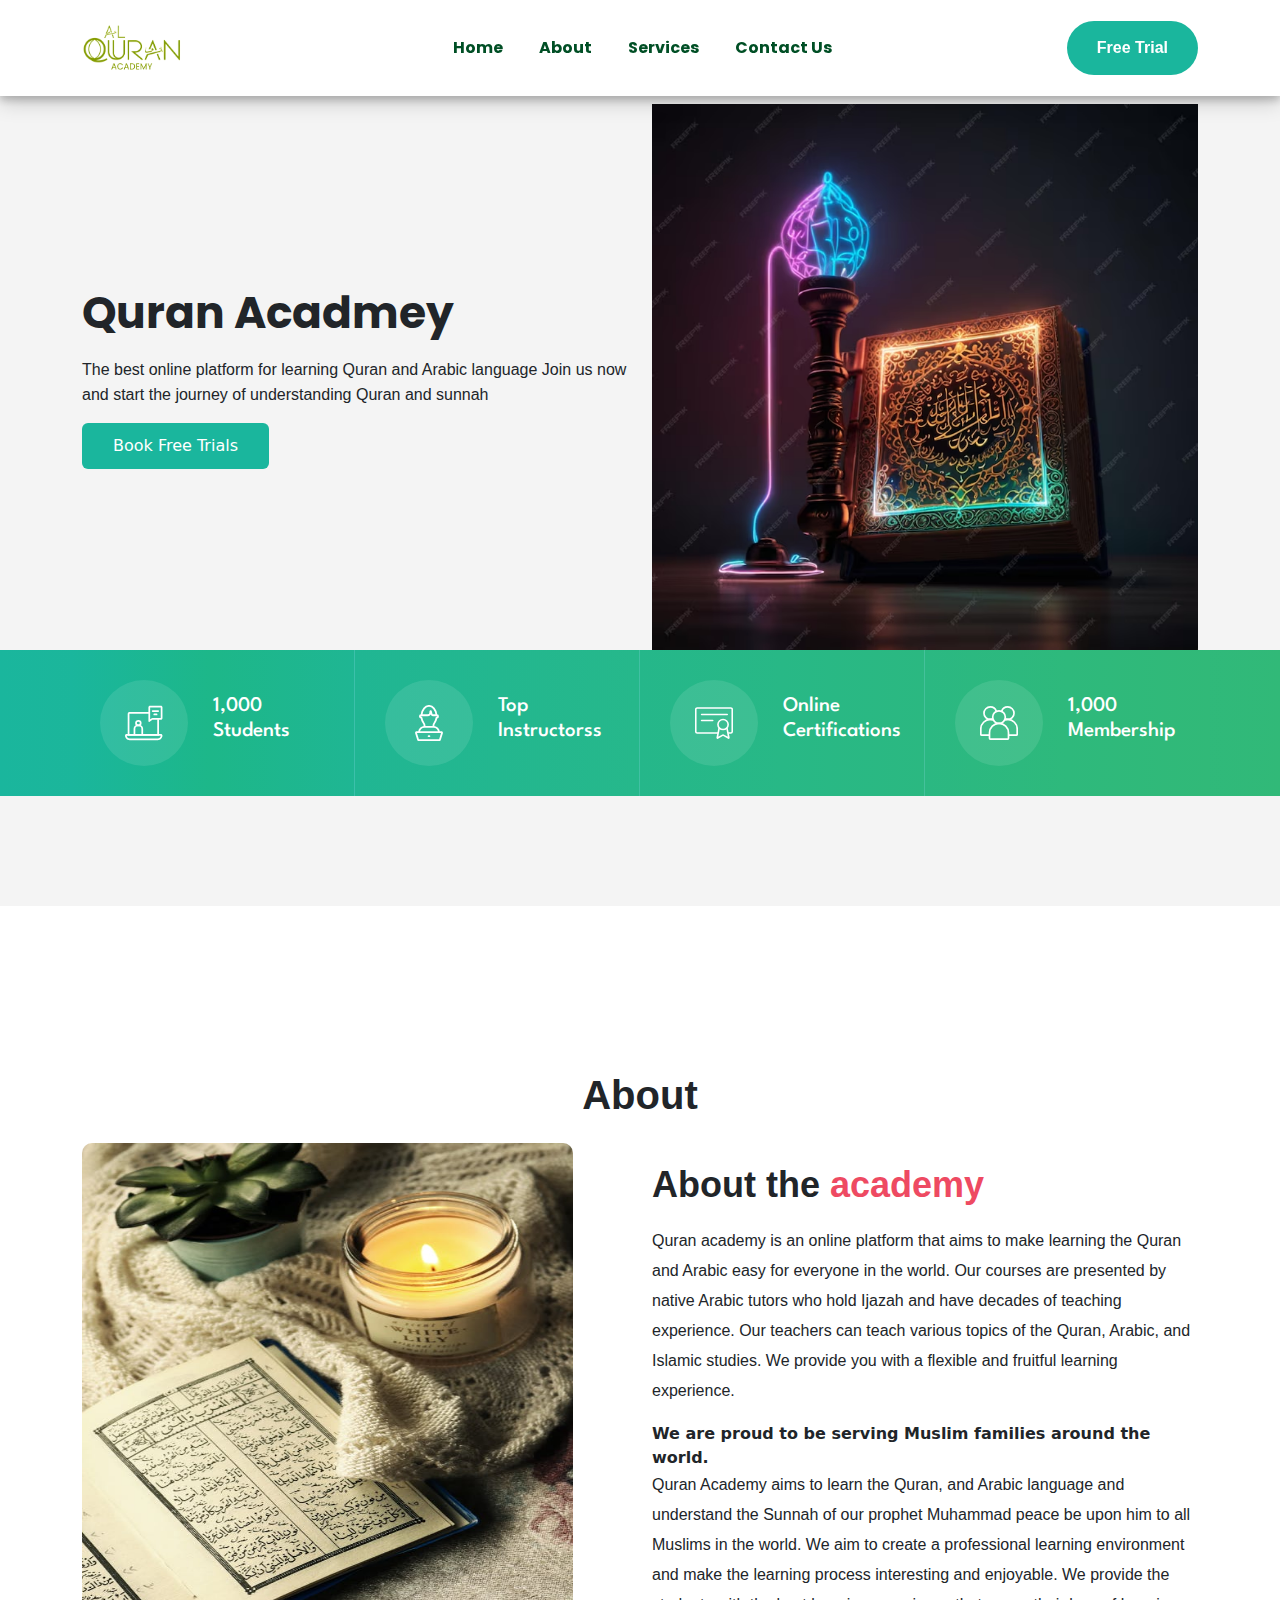
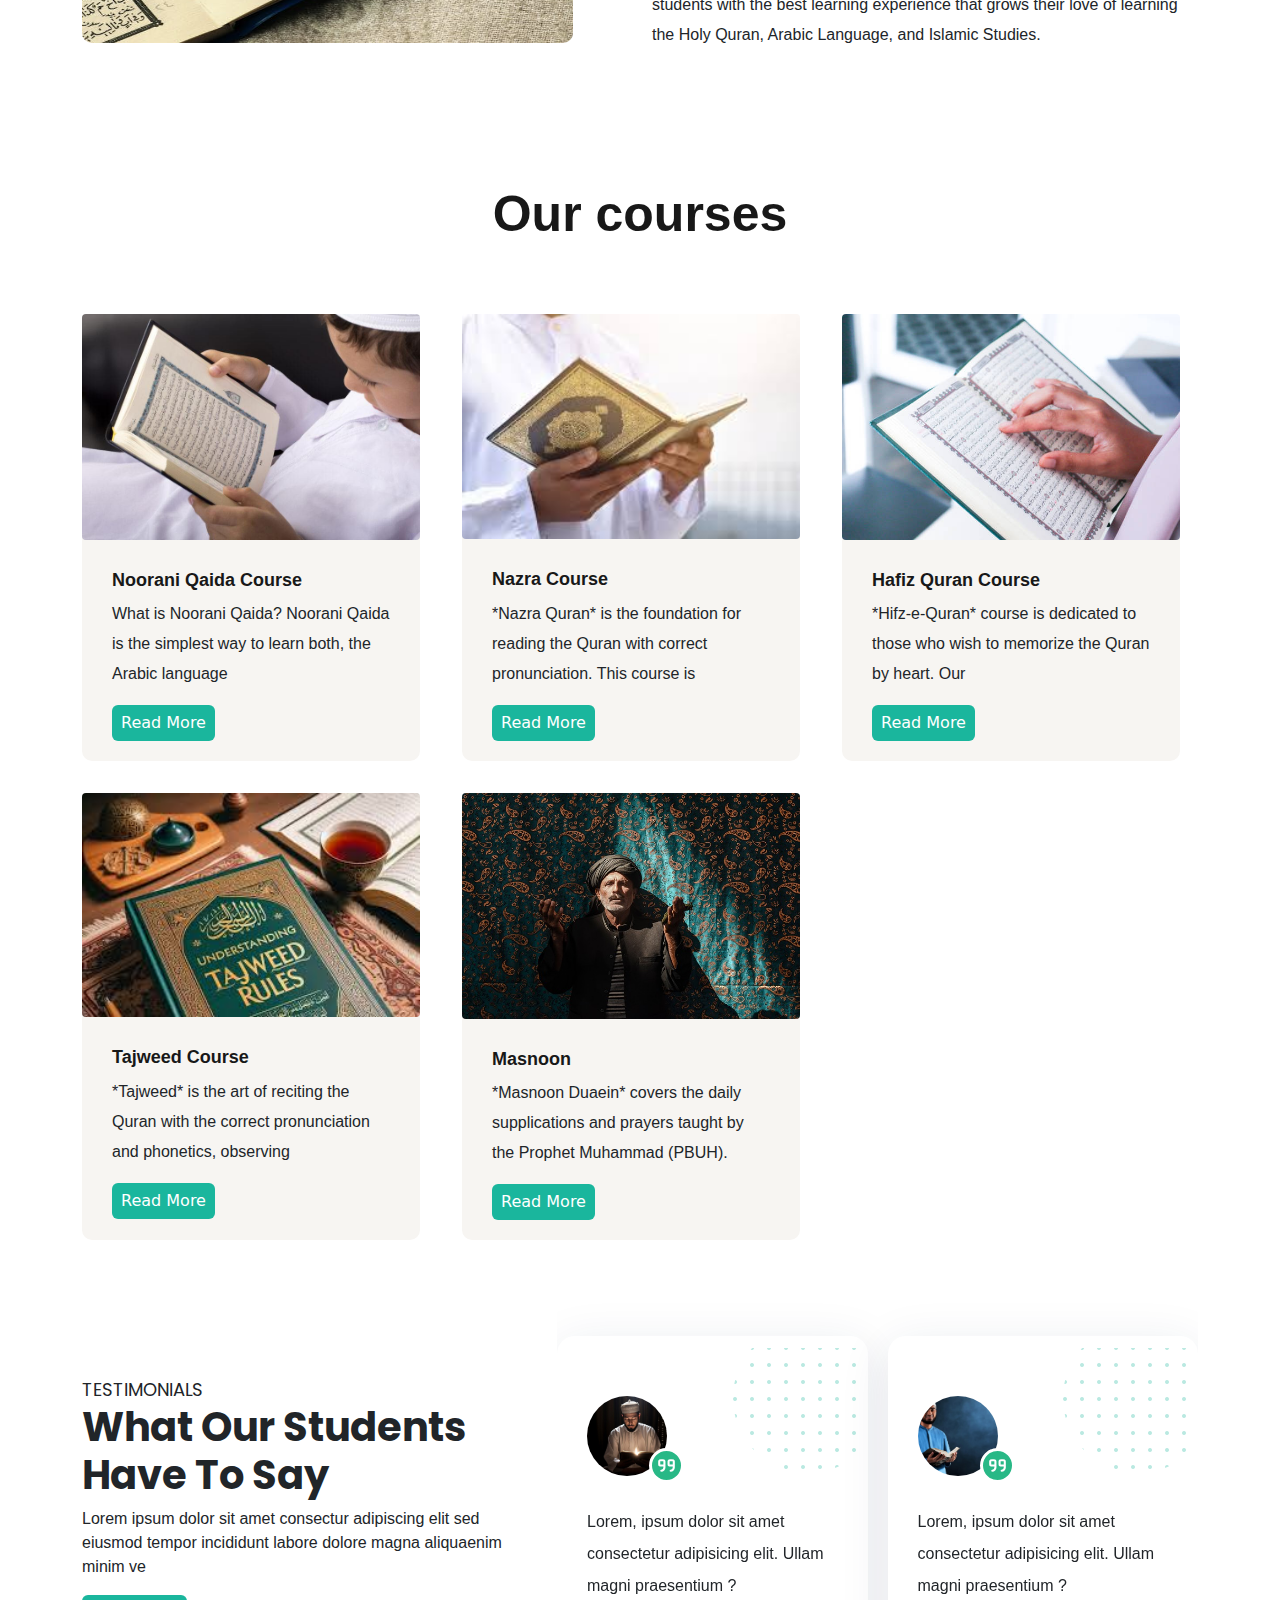
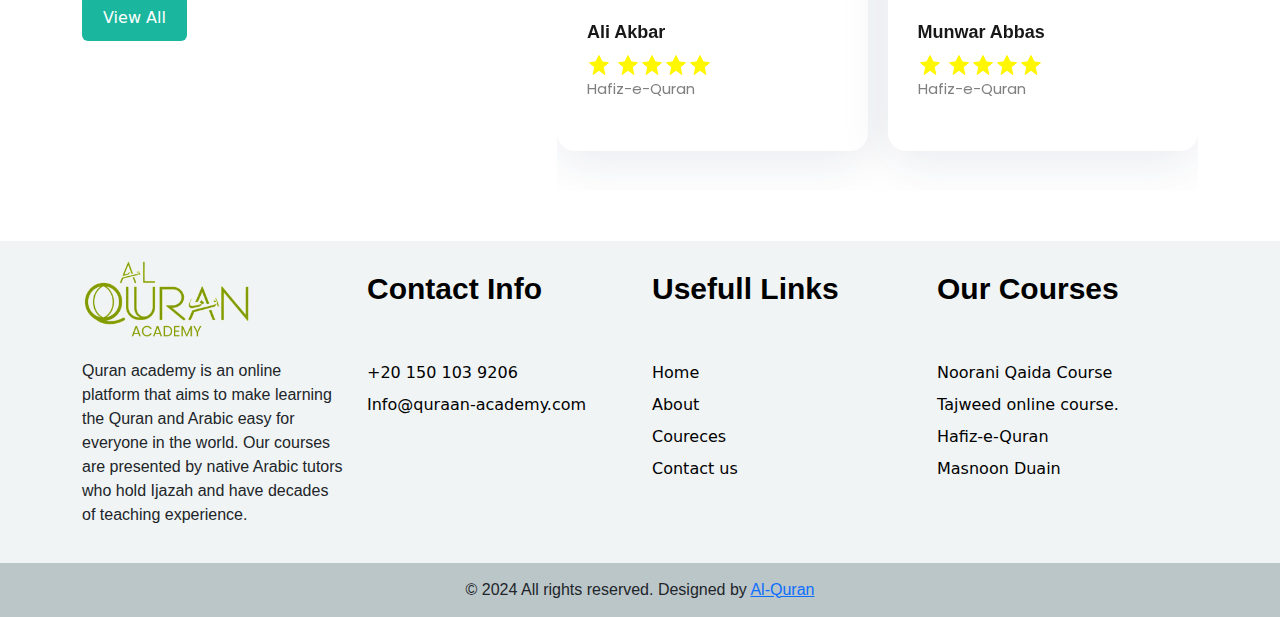
<file: index.html>
<!DOCTYPE html>
<html lang="en">
<head>
    <meta charset="UTF-8">
    <meta name="viewport" content="width=device-width, initial-scale=1.0">
    <title>Qruaan</title>
    <link rel="stylesheet" href="style.css">
    <link rel="stylesheet" href="https://cdn.jsdelivr.net/npm/bootstrap@5.3.3/dist/css/bootstrap.min.css">
    <link rel="stylesheet" href="https://cdnjs.cloudflare.com/ajax/libs/font-awesome/6.6.0/css/all.min.css"
        integrity="sha512-Kc323vGBEqzTmouAECnVceyQqyqdsSiqLQISBL29aUW4U/M7pSPA/gEUZQqv1cwx4OnYxTxve5UMg5GT6L4JJg=="
        crossorigin="anonymous" referrerpolicy="no-referrer" />
</head>
<body>
    <nav class="navbar navbar-expand-lg ">
        <div class="container">
            <a class="navbar-brand" href="index.html"><img src="./images/Heading (1).png" alt="logo"  width="100px"
                    height="70px"></a>
            <button class="navbar-toggler" type="button" data-bs-toggle="collapse"
                data-bs-target="#navbarSupportedContent" aria-controls="navbarSupportedContent" aria-expanded="false"
                aria-label="Toggle navigation">
                <span class="navbar-toggler-icon"></span>
            </button>
            <div class="collapse navbar-collapse" id="navbarSupportedContent">
                <ul class="navbar-nav mx-auto mb-2 mb-lg-0">
                    <li class="nav-item">
                        <a class="nav-link active" aria-current="page" href="index.html">Home</a>
                    </li>
                    <li class="nav-item">
                        <a class="nav-link" href="about.html">About</a>
                    </li>
                    <li class="nav-item">
                        <a class="nav-link" href="services.html">Services</a>
                    </li>
                   
                    <li class="nav-item">
                        <a class="nav-link " href="contact.html">Contact Us</a>
                    </li>
                </ul>
                <form class="d-flex" role="search">
                    <button class="btn btn-outline-success" type="submit">Free Trial</button>
                </form>
            </div>
        </div>
    </nav>
    <!-- hero section -->
    <div class="hero-section">
        <div class="container">
            <div class="row justify-content-center align-items-center">
                <div class="col-lg-6">
                    <div class="hero-h">
                        <h1>Quran Acadmey</h1>
                    </div>
                    <div class="hero-p">
                        <p>The best online platform for learning Quran and Arabic language Join us now and start the
                            journey of understanding Quran and sunnah</p>
                    </div>
                    <a href="" class="btn">Book Free Trials</a>
                </div>
                <div class="col-lg-6 mt-2">
                    <div class="img">
                        <img src="images/koran-neon-sign-vector-illustration-religion-arabian-glowing-symbol_1154968-154697.avif"
                            alt="" width="100%">
                    </div>
                </div>
                
            </div>
        </div>
        <div class="container-fluid" style="background-image: linear-gradient(-90deg, #31B978 0%, #1AB69D 100%); ">
            <div class="container" >
                <div class="row " >
                    <div class="col-lg-12" >
                        <div class="row ">
                            <div class="col-lg-3 px-0 ">
                                <div class="card card-1">
                                    <div class="card-img d-flex align-items-center justify-content-space-between">
                                        <div class="i" style="padding: 25px; border-radius: 50%; background: #FFFFFF1A;">

                                        <svg xmlns="http://www.w3.org/2000/svg" width="38" height="36" viewBox="0 0 44 40" fill="none"><path d="M41.37 34.7695C41.27 36.5695 39.78 37.9995 37.95 37.9995H5.42C3.6 37.9995 2.1 36.5695 2 34.7695H41.37ZM41.57 32.7695H1.81C0.81 32.7695 0 33.5795 0 34.5795C0 37.5695 2.43 39.9995 5.42 39.9995H37.95C40.94 39.9995 43.37 37.5695 43.37 34.5795C43.38 33.5795 42.57 32.7695 41.57 32.7695Z" fill="#ffffff" style="stroke-dasharray: 178, 180; stroke-dashoffset: 0;"></path><path d="M38.3501 15.5801V33.6801H4.12012V9.27012C4.12012 8.77012 4.52012 8.37012 5.02012 8.37012H28.0001" stroke="#ffffff" stroke-width="2" stroke-miterlimit="10" style="stroke-dasharray: 102, 104; stroke-dashoffset: 0;"></path><path d="M41.3801 2V14.27H31.9901C31.3001 14.27 30.6301 14.52 30.1101 14.96L29.1101 15.64V2H41.3801ZM41.5701 0H28.9201C27.9201 0 27.1101 0.81 27.1101 1.81V17.89C27.1101 18.39 27.5201 18.72 27.9401 18.72C28.1401 18.72 28.3501 18.64 28.5201 18.48L31.3501 16.54C31.5201 16.37 31.7501 16.27 31.9901 16.27H41.5701C42.5701 16.27 43.3801 15.46 43.3801 14.46V1.81C43.3801 0.81 42.5701 0 41.5701 0Z" fill="#ffffff" style="stroke-dasharray: 117, 119; stroke-dashoffset: 0;"></path><path d="M32.0801 6.12988H38.4101" stroke="#ffffff" stroke-width="2" stroke-miterlimit="10" stroke-linecap="round" stroke-linejoin="round" style="stroke-dasharray: 7, 9; stroke-dashoffset: 0;"></path><path d="M33.8899 10.1396H36.5899" stroke="#ffffff" stroke-width="2" stroke-miterlimit="10" stroke-linecap="round" stroke-linejoin="round" style="stroke-dasharray: 3, 5; stroke-dashoffset: 0;"></path><path d="M10.9399 33.6701V26.7001C10.9399 24.5601 12.9599 22.8301 15.4599 22.8301C17.9599 22.8301 19.9799 24.5601 19.9799 26.7001V33.6701" stroke="#ffffff" stroke-width="2" stroke-miterlimit="10" style="stroke-dasharray: 28, 30; stroke-dashoffset: 0;"></path><path d="M15.46 22.8302C16.9567 22.8302 18.17 21.6168 18.17 20.1202C18.17 18.6235 16.9567 17.4102 15.46 17.4102C13.9633 17.4102 12.75 18.6235 12.75 20.1202C12.75 21.6168 13.9633 22.8302 15.46 22.8302Z" stroke="#ffffff" stroke-width="2" stroke-miterlimit="10" style="stroke-dasharray: 18, 20; stroke-dashoffset: 0;"></path></svg>
                                    </div>
                                    <div class="h">
                                        <h2>1,000 <br>Students</h2>
                                    
                                    </div>
                                </div>
                                
                                    
                                </div>
                            </div>
                            <div class="col-lg-3 px-0 ">
                                <div class="card card-2">
                                    <div class="card-img d-flex align-items-center justify-content-space-between">
                                        <div class="i" style="padding: 25px; border-radius: 50%; background: #FFFFFF1A;">

                                        <svg xmlns="http://www.w3.org/2000/svg" width="38" height="36" viewBox="0 0 31 40" fill="none"><path d="M28.8827 31.2393L26.7251 38.0491H4.27539L2.11774 31.2393H28.8827V31.2393ZM29.3042 29.2881H1.69624C0.55218 29.2881 -0.260704 30.3613 0.0805067 31.4247L2.42884 38.8393C2.63959 39.532 3.30194 40.0003 4.04457 40.0003H26.9659C27.7085 40.0003 28.3709 39.532 28.5816 38.8393L30.93 31.4247C31.2611 30.3613 30.4483 29.2881 29.3042 29.2881Z" fill="#ffffff" style="stroke-dasharray: 141, 143; stroke-dashoffset: 0;"></path><path d="M4.48584 30.1174C4.48584 26.9369 7.14528 24.3516 10.4169 24.3516H20.583C23.8546 24.3516 26.514 26.9369 26.514 30.1174" stroke="#ffffff" stroke-width="2" stroke-miterlimit="10" style="stroke-dasharray: 29, 31; stroke-dashoffset: 0;"></path><path d="M15.0737 34.6436H15.9268" stroke="#ffffff" stroke-width="2" stroke-miterlimit="10" stroke-linecap="round" stroke-linejoin="round" style="stroke-dasharray: 1, 3; stroke-dashoffset: 0;"></path><path d="M20.4827 24.3512V22.5853C20.4827 21.7268 20.8039 20.9073 21.3558 20.2341C22.5802 18.7512 23.4232 17.1024 23.7242 14.6341C23.7744 14.2146 24.1357 13.8829 24.5672 13.8829C25.059 13.8829 25.4503 13.4927 25.4503 13.0146V12.2439C25.4503 11.7658 25.0489 11.3756 24.5572 11.3756H24.5471C24.1056 11.3756 23.7543 11.0536 23.7042 10.6341C23.0518 5.1512 19.6197 0.975586 15.5051 0.975586C11.3804 0.975586 7.95828 5.1512 7.27586 10.6341C7.22568 11.0536 6.86439 11.3853 6.43286 11.3853H6.41279C5.8508 11.3853 5.38916 11.8341 5.38916 12.3805V12.878C5.38916 13.4244 5.8508 13.8731 6.41279 13.8731C6.85436 13.8731 7.20561 14.1951 7.25578 14.6244C7.55685 17.0927 8.40988 18.7512 9.62419 20.2341C10.1761 20.9073 10.4973 21.7366 10.4973 22.5951V24.3512" stroke="#ffffff" stroke-width="2" stroke-miterlimit="10" style="stroke-dasharray: 61, 63; stroke-dashoffset: 0;"></path><path d="M6.51318 11.3857H13.9395C15.4449 11.3857 16.8298 10.3223 16.9301 8.86862C16.9603 8.40033 16.9201 7.44423 17.0807 7.00521C17.171 6.7613 17.5724 6.83935 17.6527 7.09301L18.4957 10.4686C18.6763 11.0247 19.2082 11.3955 19.8003 11.3955H24.3565" stroke="#ffffff" stroke-width="2" stroke-miterlimit="10" style="stroke-dasharray: 25, 27; stroke-dashoffset: 0;"></path></svg>
                                    </div>
                                    <div class="h">
                                        <h2>Top <br>Instructorss</h2>
                                    
                                    </div>
                                </div>
                                
                                    
                                </div>
                            </div>
                            <div class="col-lg-3 px-0 ">
                                <div class="card card-3 ">
                                    <div class="card-img d-flex align-items-center justify-content-space-between">
                                        <div class="i" style="padding: 25px; border-radius: 50%; background: #FFFFFF1A;">

                                            <svg xmlns="http://www.w3.org/2000/svg" width="38" height="36" viewBox="0 0 48 40" fill="none"><path d="M29.1048 32.5521H2.67293C1.72721 32.5521 0.964844 31.7998 0.964844 30.8664V2.63786C0.964844 1.70453 1.72721 0.952148 2.67293 0.952148H45.3267C46.2724 0.952148 47.0348 1.70453 47.0348 2.63786V30.8664C47.0348 31.7998 46.2724 32.5521 45.3267 32.5521H41.8044" fill="none" stroke="#ffffff" stroke-width="2" stroke-miterlimit="10" style="stroke-dasharray: 140, 142; stroke-dashoffset: 0;"></path><path d="M8.31836 9.33301H40.6658" fill="none" stroke="#ffffff" stroke-width="2" stroke-miterlimit="10" stroke-linecap="round" stroke-linejoin="round" style="stroke-dasharray: 33, 35; stroke-dashoffset: 0;"></path><path d="M8.31836 16.752H22.369" fill="none" stroke="#ffffff" stroke-width="2" stroke-miterlimit="10" stroke-linecap="round" stroke-linejoin="round" style="stroke-dasharray: 15, 17; stroke-dashoffset: 0;"></path><path d="M35.4355 28.2858C39.001 28.2858 41.8914 25.4332 41.8914 21.9144C41.8914 18.3956 39.001 15.543 35.4355 15.543C31.8699 15.543 28.9795 18.3956 28.9795 21.9144C28.9795 25.4332 31.8699 28.2858 35.4355 28.2858Z" fill="none" stroke="#ffffff" stroke-width="2" stroke-miterlimit="10" style="stroke-dasharray: 41, 43; stroke-dashoffset: 0;"></path><path d="M30.5523 26.0762L28.0626 38.6286C28.0047 38.9238 28.3231 39.1428 28.5837 39L34.5668 35.619C35.0975 35.3143 35.7538 35.3143 36.2942 35.619L42.2773 39C42.5378 39.1524 42.8563 38.9238 42.7984 38.6286L40.3086 26.0762" fill="none" stroke="#ffffff" stroke-width="2" stroke-miterlimit="10" style="stroke-dasharray: 43, 45; stroke-dashoffset: 0;"></path></svg>
                                    </div>
                                    <div class="h">
                                        <h2>Online <br>Certifications</h2>
                                    
                                    </div>
                                </div>
                                
                                    
                                </div>
                            </div>
                            <div class="col-lg-3 px-0 ">
                                <div class="card card-4 ">
                                    <div class="card-img d-flex align-items-center justify-content-space-between">
                                        <div class="i" style="padding: 25px; border-radius: 50%; background: #FFFFFF1A;">

                                       <svg xmlns="http://www.w3.org/2000/svg" width="38" height="36" viewBox="0 0 45 40" fill="none"><path d="M22.5004 20.4568C26.6355 20.4568 29.9876 17.1309 29.9876 13.0282C29.9876 8.92549 26.6355 5.59961 22.5004 5.59961C18.3653 5.59961 15.0132 8.92549 15.0132 13.0282C15.0132 17.1309 18.3653 20.4568 22.5004 20.4568Z" stroke="#ffffff" stroke-width="2" stroke-miterlimit="10" style="stroke-dasharray: 47, 49; stroke-dashoffset: 0;"></path><path d="M32.7999 39.0468H12.2005C11.6821 39.0468 11.2598 38.6277 11.2598 38.1134V31.6182C11.2598 25.4563 16.2896 20.4658 22.5002 20.4658C28.7107 20.4658 33.7406 25.4563 33.7406 31.6182V38.123C33.7406 38.6277 33.3182 39.0468 32.7999 39.0468Z" stroke="#ffffff" stroke-width="2" stroke-miterlimit="10" style="stroke-dasharray: 72, 74; stroke-dashoffset: 0;"></path><path d="M25.6772 6.06643C26.6563 3.09501 29.4784 0.952148 32.7997 0.952148C36.9368 0.952148 40.2869 4.27596 40.2869 8.38072C40.2869 12.4855 36.9368 15.8093 32.7997 15.8093C31.6862 15.8093 30.6303 15.5712 29.68 15.1331" stroke="#ffffff" stroke-width="2" stroke-miterlimit="10" style="stroke-dasharray: 37, 39; stroke-dashoffset: 0;"></path><path d="M29.1714 16.4088C30.3137 16.0279 31.5327 15.8184 32.7998 15.8184C39.0103 15.8184 44.0402 20.8088 44.0402 26.9707V33.4755C44.0402 33.9898 43.6178 34.4088 43.0995 34.4088H33.9133" stroke="#ffffff" stroke-width="2" stroke-miterlimit="10" style="stroke-dasharray: 39, 41; stroke-dashoffset: 0;"></path><path d="M19.3229 6.06643C18.3342 3.09501 15.5217 0.952148 12.2004 0.952148C8.06325 0.952148 4.70361 4.27596 4.70361 8.38072C4.70361 12.4855 8.05366 15.8093 12.1908 15.8093C13.3043 15.8093 14.3602 15.5712 15.3105 15.1331" stroke="#ffffff" stroke-width="2" stroke-miterlimit="10" style="stroke-dasharray: 37, 39; stroke-dashoffset: 0;"></path><path d="M15.8288 16.4088C14.6865 16.0279 13.4674 15.8184 12.2004 15.8184C5.98982 15.8184 0.959961 20.8088 0.959961 26.9707V33.4755C0.959961 33.9898 1.38232 34.4088 1.90066 34.4088H11.0869" stroke="#ffffff" stroke-width="2" stroke-miterlimit="10" style="stroke-dasharray: 39, 41; stroke-dashoffset: 0;"></path></svg>
                                    </div>
                                    <div class="h">
                                        <h2>1,000 <br>Membership
                                        </h2>
                                        
                                    </div>
                                </div>
                                
                                    
                                </div>
                            </div>
                            

                        </div>
                    </div>
                </div>
            </div>
        </div> 
        </div>
         <!-- about section -->
    <section class="about" id="about">
        <div class="container">
            <div class="row text-center ">
                <div class="col-lg-12">
                    <div class="about-head">
                    <h2>About</h2>
                </div>
            </div>
            </div>
        </div>
        <div class="container">
            <div class="row mt-3">
                <div class="col-lg-6">
                    <div class="about-img">
                        <img src="./images/pexels-photo-3074209.jpeg" alt="" width="90%" height="500px">
                    </div>
                </div>
                <div class="col-lg-6">
                    <div class="about-h">
                        
                        <h3>About the <span>academy</span></h3>
                    </div>
                    <div class="about-p">
                        <p>Quran academy is an online platform that aims to make learning the Quran and Arabic easy for
                            everyone in the world. Our courses are presented by native Arabic tutors who hold Ijazah and
                            have decades of teaching experience. Our teachers can teach various topics of the Quran,
                            Arabic, and Islamic studies. We provide you with a flexible and fruitful learning
                            experience.</p>
                        <b>We are proud to be serving Muslim families around the world.</b>
                        <p>Quran Academy aims to learn the Quran, and Arabic language and understand the Sunnah of our
                            prophet Muhammad peace be upon him to all Muslims in the world.

                            We aim to create a professional learning environment and make the learning process
                            interesting and enjoyable. We provide the students with the best learning experience that
                            grows their love of learning the Holy Quran, Arabic Language, and Islamic Studies.</p>
                    </div>
                    
                </div>
            </div>
    </section> 
     
  <!-- servieces -->
    <section class="services " id="services">
        <div class="container">
            <div class="row text-center mt-5">
                <div class="col-lg-12">
                    <h2>Our courses</h2>
                </div>
            </div>
            <div class="row justify-content-center  ">
                <div class="col-lg-4 mb-2">
                    <div class="card">
                        <div class="card-img">
                            <img src="./images/image3.jpeg" alt="">
                        </div>
                        <div class="card-body">
                            <h3>Noorani Qaida Course</h3>
                            <p>What is Noorani Qaida? Noorani Qaida is the simplest way to learn both, the Arabic
                                language </p>
                           <a href="services.html"><button class="btn">Read More <i class="fa-solid fa-arrow-right"></i></button></a>
                        </div>
                    </div>
                </div>
                <div class="col-lg-4 mb-2">
                    <div class="card">
                        <div class="card-img">
                            <img src="./images/images (1).jpeg" alt="">
                        </div>
                        <div class="card-body">
                            <h3>Nazra Course</h3>
                            <p>
                                *Nazra Quran* is the foundation for reading the Quran with correct pronunciation. This
                                course is 
                            </p>
                            <a href="services.html"><button class="btn">Read More <i class="fa-solid fa-arrow-right"></i></button></a>
                        </div>
                    </div>
                </div>
                <div class="col-lg-4 mb-2">
                    <div class="card">
                        <div class="card-img">
                            <img src="./images/istockphoto-1362856128-612x612.jpg" alt="" >
                        </div>
                        <div class="card-body">
                            <h3>Hafiz Quran Course</h3>
                            <p>*Hifz-e-Quran* course is dedicated to those who wish to memorize the Quran by heart. Our
                                 </p>
                                <a href="services.html"><button class="btn">Read More <i class="fa-solid fa-arrow-right"></i></button></a>
                        </div>
                    </div>
                </div>
            </div>
            <div class="row mt-4 text-left justify-content-left ">
                <div class="col-lg-4 mb-2">
                    <div class="card">
                        <div class="card-img">
                            <img src="./images/images.jpeg" alt="">
                        </div>
                        <div class="card-body">
                            <h3>Tajweed Course</h3>
                            <p>*Tajweed* is the art of reciting the Quran with the correct pronunciation and phonetics,
                                observing 
                            </p>
                           <a href="services.html"> <button class="btn">Read More <i class="fa-solid fa-arrow-right"></i></button></a>
                        </div>
                    </div>
                </div>
                <div class="col-lg-4 mb-2">
                    <div class="card">
                        <div class="card-img">
                            <img src="./images/man-6527045_640.jpg" alt="">
                        </div>
                        <div class="card-body">
                            <h3>Masnoon</h3>
                            <p>*Masnoon Duaein* covers the daily supplications and prayers taught by the Prophet
                                Muhammad (PBUH).</p>
                                <a href="services.html"><button class="btn">Read More <i class="fa-solid fa-arrow-right"></i></button></a>
                        </div>
                    </div>
                </div>

            </div>
    

   
    
            
    </div>
    <!-- sectiontestinomial -->
    <section class="TESTIMONIALs mt-5 ">
        <div class="container">
            <div class="row ">
                <div class="col-lg-5">
                    <div class="tt-h">
                    <span>TESTIMONIALS</span>
                    <h1>What Our Students Have To Say</h1>
                    <p>Lorem ipsum dolor sit amet consectur adipiscing elit sed eiusmod tempor incididunt labore dolore
                        magna aliquaenim minim ve</p>
                    <a href="" class="btn">View All</a>
                </div>
            </div>
                <div class="col-lg-7">
                    <div id="carouselExampleSlidesOnly" class="carousel slide" data-bs-ride="carousel">
                        <div class="carousel-inner">
                            <div class="carousel-item active">
                                <div class="box3">
                                    <div class="c-content">
                                        <img src="./images/portrait-arap-man-home-praying-koran-exuding-confidence-style-empathy-ramadam_1089234-3712.jpg" alt="" width="80px" height="80px" style="border-radius: 50%; margin-bottom: 30px; object-fit: cover;">
                                        <div class="f">
                                         <svg width="40px" height="40px" viewBox="0 0 24 24" fill="none" xmlns="http://www.w3.org/2000/svg" stroke="#212083"><g id="SVGRepo_bgCarrier" stroke-width="0"></g><g id="SVGRepo_tracerCarrier" stroke-linecap="round" stroke-linejoin="round"></g><g id="SVGRepo_iconCarrier"> <g id="Edit / Double_Quotes_R"> <path id="Vector" d="M16 17C17.6569 17 19 15.6569 19 14V12.0001M19 12.0001V8.59847C19 8.03951 19 7.7596 18.8911 7.5459C18.7952 7.35774 18.6419 7.20487 18.4537 7.10899C18.2398 7 17.9602 7 17.4001 7H15.6001C15.04 7 14.7598 7 14.5459 7.10899C14.3577 7.20487 14.2049 7.35774 14.109 7.5459C14 7.75981 14 8.04005 14 8.6001V10.4001C14 10.9602 14 11.2398 14.109 11.4537C14.2049 11.6419 14.3577 11.7952 14.5459 11.8911C14.7596 12 15.0395 12 15.5985 12L19 12.0001ZM7 17C8.65685 17 10 15.6569 10 14L10 12.0001M10 12.0001V8.59846C10 8.0395 10 7.7596 9.89111 7.5459C9.79524 7.35774 9.64186 7.20487 9.4537 7.10899C9.23979 7 8.96015 7 8.4001 7H6.6001C6.04005 7 5.75981 7 5.5459 7.10899C5.35774 7.20487 5.20487 7.35774 5.10899 7.5459C5 7.75981 5 8.04005 5 8.6001V10.4001C5 10.9602 5 11.2398 5.10899 11.4537C5.20487 11.6419 5.35774 11.7952 5.5459 11.8911C5.7596 12 6.0395 12 6.59845 12L10 12.0001Z" stroke="#fff" stroke-width="2" stroke-linecap="round" stroke-linejoin="round"></path> </g> </g></svg>
                                        </div>
                                        <div class="c">
                                            <img src="./images/testimonial-1-shape-1.png" alt="">
                                        </div>

                                        <p>Lorem, ipsum dolor sit amet consectetur adipisicing elit. Ullam magni praesentium ?</p>
                                        <h3>Ali Akbar</h3>
                                        <div class="t-icon">
                                            <svg fill="#fff700" width="24px" height="24px" viewBox="0 0 24 24" xmlns="http://www.w3.org/2000/svg" stroke="#fff700"><g id="SVGRepo_bgCarrier" stroke-width="0"></g><g id="SVGRepo_tracerCarrier" stroke-linecap="round" stroke-linejoin="round"></g><g id="SVGRepo_iconCarrier"><path d="M21.5,9.757l-5.278,4.354L17.871,21.5,12,17.278,6.129,21.5l1.649-7.389L2.5,9.757l6.333-.924L12,2.5l3.167,6.333Z"></path></g></svg>
                                            <svg fill="#fff700" width="24px" height="24px" viewBox="0 0 24 24" xmlns="http://www.w3.org/2000/svg" stroke="#fff700"><g id="SVGRepo_bgCarrier" stroke-width="0"></g><g id="SVGRepo_tracerCarrier" stroke-linecap="round" stroke-linejoin="round"></g><g id="SVGRepo_iconCarrier"><path d="M21.5,9.757l-5.278,4.354L17.871,21.5,12,17.278,6.129,21.5l1.649-7.389L2.5,9.757l6.333-.924L12,2.5l3.167,6.333Z"></path></g></svg><svg fill="#fff700" width="24px" height="24px" viewBox="0 0 24 24" xmlns="http://www.w3.org/2000/svg" stroke="#fff700"><g id="SVGRepo_bgCarrier" stroke-width="0"></g><g id="SVGRepo_tracerCarrier" stroke-linecap="round" stroke-linejoin="round"></g><g id="SVGRepo_iconCarrier"><path d="M21.5,9.757l-5.278,4.354L17.871,21.5,12,17.278,6.129,21.5l1.649-7.389L2.5,9.757l6.333-.924L12,2.5l3.167,6.333Z"></path></g></svg><svg fill="#fff700" width="24px" height="24px" viewBox="0 0 24 24" xmlns="http://www.w3.org/2000/svg" stroke="#fff700"><g id="SVGRepo_bgCarrier" stroke-width="0"></g><g id="SVGRepo_tracerCarrier" stroke-linecap="round" stroke-linejoin="round"></g><g id="SVGRepo_iconCarrier"><path d="M21.5,9.757l-5.278,4.354L17.871,21.5,12,17.278,6.129,21.5l1.649-7.389L2.5,9.757l6.333-.924L12,2.5l3.167,6.333Z"></path></g></svg><svg fill="#fff700" width="24px" height="24px" viewBox="0 0 24 24" xmlns="http://www.w3.org/2000/svg" stroke="#fff700"><g id="SVGRepo_bgCarrier" stroke-width="0"></g><g id="SVGRepo_tracerCarrier" stroke-linecap="round" stroke-linejoin="round"></g><g id="SVGRepo_iconCarrier"><path d="M21.5,9.757l-5.278,4.354L17.871,21.5,12,17.278,6.129,21.5l1.649-7.389L2.5,9.757l6.333-.924L12,2.5l3.167,6.333Z"></path></g></svg>
                                        </div>
                                        <span>Hafiz-e-Quran</span>
                                    </div>
                                    <div class="c-content">
                                        <img src="./images/portrait-handsome-young-asian-muslim-man-with-beard-holding-holy-book-quran-smiling-isolated_1024307-4724.jpg" alt="" width="80px" height="80px" style="border-radius: 50%; margin-bottom: 30px;object-fit: cover;">
                                        <div class="f">
                                            <svg width="40px" height="40px" viewBox="0 0 24 24" fill="none" xmlns="http://www.w3.org/2000/svg" stroke="#212083"><g id="SVGRepo_bgCarrier" stroke-width="0"></g><g id="SVGRepo_tracerCarrier" stroke-linecap="round" stroke-linejoin="round"></g><g id="SVGRepo_iconCarrier"> <g id="Edit / Double_Quotes_R"> <path id="Vector" d="M16 17C17.6569 17 19 15.6569 19 14V12.0001M19 12.0001V8.59847C19 8.03951 19 7.7596 18.8911 7.5459C18.7952 7.35774 18.6419 7.20487 18.4537 7.10899C18.2398 7 17.9602 7 17.4001 7H15.6001C15.04 7 14.7598 7 14.5459 7.10899C14.3577 7.20487 14.2049 7.35774 14.109 7.5459C14 7.75981 14 8.04005 14 8.6001V10.4001C14 10.9602 14 11.2398 14.109 11.4537C14.2049 11.6419 14.3577 11.7952 14.5459 11.8911C14.7596 12 15.0395 12 15.5985 12L19 12.0001ZM7 17C8.65685 17 10 15.6569 10 14L10 12.0001M10 12.0001V8.59846C10 8.0395 10 7.7596 9.89111 7.5459C9.79524 7.35774 9.64186 7.20487 9.4537 7.10899C9.23979 7 8.96015 7 8.4001 7H6.6001C6.04005 7 5.75981 7 5.5459 7.10899C5.35774 7.20487 5.20487 7.35774 5.10899 7.5459C5 7.75981 5 8.04005 5 8.6001V10.4001C5 10.9602 5 11.2398 5.10899 11.4537C5.20487 11.6419 5.35774 11.7952 5.5459 11.8911C5.7596 12 6.0395 12 6.59845 12L10 12.0001Z" stroke="#fff" stroke-width="2" stroke-linecap="round" stroke-linejoin="round"></path> </g> </g></svg>
                                        </div>
                                        <div class="c">
                                            <img src="./images/testimonial-1-shape-1.png" alt="">
                                        </div>
                                        <p>Lorem, ipsum dolor sit amet consectetur adipisicing elit. Ullam magni praesentium ?</p>
                                        <h3>Munwar Abbas</h3>
                                        <div class="t-icon">
                                            <svg fill="#fff700" width="24px" height="24px" viewBox="0 0 24 24" xmlns="http://www.w3.org/2000/svg" stroke="#fff700"><g id="SVGRepo_bgCarrier" stroke-width="0"></g><g id="SVGRepo_tracerCarrier" stroke-linecap="round" stroke-linejoin="round"></g><g id="SVGRepo_iconCarrier"><path d="M21.5,9.757l-5.278,4.354L17.871,21.5,12,17.278,6.129,21.5l1.649-7.389L2.5,9.757l6.333-.924L12,2.5l3.167,6.333Z"></path></g></svg>
                                            <svg fill="#fff700" width="24px" height="24px" viewBox="0 0 24 24" xmlns="http://www.w3.org/2000/svg" stroke="#fff700"><g id="SVGRepo_bgCarrier" stroke-width="0"></g><g id="SVGRepo_tracerCarrier" stroke-linecap="round" stroke-linejoin="round"></g><g id="SVGRepo_iconCarrier"><path d="M21.5,9.757l-5.278,4.354L17.871,21.5,12,17.278,6.129,21.5l1.649-7.389L2.5,9.757l6.333-.924L12,2.5l3.167,6.333Z"></path></g></svg><svg fill="#fff700" width="24px" height="24px" viewBox="0 0 24 24" xmlns="http://www.w3.org/2000/svg" stroke="#fff700"><g id="SVGRepo_bgCarrier" stroke-width="0"></g><g id="SVGRepo_tracerCarrier" stroke-linecap="round" stroke-linejoin="round"></g><g id="SVGRepo_iconCarrier"><path d="M21.5,9.757l-5.278,4.354L17.871,21.5,12,17.278,6.129,21.5l1.649-7.389L2.5,9.757l6.333-.924L12,2.5l3.167,6.333Z"></path></g></svg><svg fill="#fff700" width="24px" height="24px" viewBox="0 0 24 24" xmlns="http://www.w3.org/2000/svg" stroke="#fff700"><g id="SVGRepo_bgCarrier" stroke-width="0"></g><g id="SVGRepo_tracerCarrier" stroke-linecap="round" stroke-linejoin="round"></g><g id="SVGRepo_iconCarrier"><path d="M21.5,9.757l-5.278,4.354L17.871,21.5,12,17.278,6.129,21.5l1.649-7.389L2.5,9.757l6.333-.924L12,2.5l3.167,6.333Z"></path></g></svg><svg fill="#fff700" width="24px" height="24px" viewBox="0 0 24 24" xmlns="http://www.w3.org/2000/svg" stroke="#fff700"><g id="SVGRepo_bgCarrier" stroke-width="0"></g><g id="SVGRepo_tracerCarrier" stroke-linecap="round" stroke-linejoin="round"></g><g id="SVGRepo_iconCarrier"><path d="M21.5,9.757l-5.278,4.354L17.871,21.5,12,17.278,6.129,21.5l1.649-7.389L2.5,9.757l6.333-.924L12,2.5l3.167,6.333Z"></path></g></svg>
                                        </div>
                                        <span>Hafiz-e-Quran</span>
                                    </div>
                                   

                                </div>
                            </div>
                            <div class="carousel-item">
                                <div class="box3">
                                    <div class="c-content">
                                        <img src="./images/man-is-standing-front-window-with-quran-titled-man_921485-386.jpg" alt="" width="80px" height="80px" style="border-radius: 50%; margin-bottom: 30px; object-fit: cover;">
                                        <div class="f">
                                            <svg width="40px" height="40px" viewBox="0 0 24 24" fill="none" xmlns="http://www.w3.org/2000/svg" stroke="#212083"><g id="SVGRepo_bgCarrier" stroke-width="0"></g><g id="SVGRepo_tracerCarrier" stroke-linecap="round" stroke-linejoin="round"></g><g id="SVGRepo_iconCarrier"> <g id="Edit / Double_Quotes_R"> <path id="Vector" d="M16 17C17.6569 17 19 15.6569 19 14V12.0001M19 12.0001V8.59847C19 8.03951 19 7.7596 18.8911 7.5459C18.7952 7.35774 18.6419 7.20487 18.4537 7.10899C18.2398 7 17.9602 7 17.4001 7H15.6001C15.04 7 14.7598 7 14.5459 7.10899C14.3577 7.20487 14.2049 7.35774 14.109 7.5459C14 7.75981 14 8.04005 14 8.6001V10.4001C14 10.9602 14 11.2398 14.109 11.4537C14.2049 11.6419 14.3577 11.7952 14.5459 11.8911C14.7596 12 15.0395 12 15.5985 12L19 12.0001ZM7 17C8.65685 17 10 15.6569 10 14L10 12.0001M10 12.0001V8.59846C10 8.0395 10 7.7596 9.89111 7.5459C9.79524 7.35774 9.64186 7.20487 9.4537 7.10899C9.23979 7 8.96015 7 8.4001 7H6.6001C6.04005 7 5.75981 7 5.5459 7.10899C5.35774 7.20487 5.20487 7.35774 5.10899 7.5459C5 7.75981 5 8.04005 5 8.6001V10.4001C5 10.9602 5 11.2398 5.10899 11.4537C5.20487 11.6419 5.35774 11.7952 5.5459 11.8911C5.7596 12 6.0395 12 6.59845 12L10 12.0001Z" stroke="#fff" stroke-width="2" stroke-linecap="round" stroke-linejoin="round"></path> </g> </g></svg>
                                        </div>
                                        <div class="c">
                                            <img src="./images/testimonial-1-shape-1.png" alt="">
                                        </div>
                                        <p>Lorem, ipsum dolor sit amet consectetur adipisicing elit. Ullam magni praesentium ?</p>
                                        <h3>Saeed Iqbal</h3>
                                        <div class="t-icon">
                                            <svg fill="#fff700" width="24px" height="24px" viewBox="0 0 24 24" xmlns="http://www.w3.org/2000/svg" stroke="#fff700"><g id="SVGRepo_bgCarrier" stroke-width="0"></g><g id="SVGRepo_tracerCarrier" stroke-linecap="round" stroke-linejoin="round"></g><g id="SVGRepo_iconCarrier"><path d="M21.5,9.757l-5.278,4.354L17.871,21.5,12,17.278,6.129,21.5l1.649-7.389L2.5,9.757l6.333-.924L12,2.5l3.167,6.333Z"></path></g></svg>
                                            <svg fill="#fff700" width="24px" height="24px" viewBox="0 0 24 24" xmlns="http://www.w3.org/2000/svg" stroke="#fff700"><g id="SVGRepo_bgCarrier" stroke-width="0"></g><g id="SVGRepo_tracerCarrier" stroke-linecap="round" stroke-linejoin="round"></g><g id="SVGRepo_iconCarrier"><path d="M21.5,9.757l-5.278,4.354L17.871,21.5,12,17.278,6.129,21.5l1.649-7.389L2.5,9.757l6.333-.924L12,2.5l3.167,6.333Z"></path></g></svg><svg fill="#fff700" width="24px" height="24px" viewBox="0 0 24 24" xmlns="http://www.w3.org/2000/svg" stroke="#fff700"><g id="SVGRepo_bgCarrier" stroke-width="0"></g><g id="SVGRepo_tracerCarrier" stroke-linecap="round" stroke-linejoin="round"></g><g id="SVGRepo_iconCarrier"><path d="M21.5,9.757l-5.278,4.354L17.871,21.5,12,17.278,6.129,21.5l1.649-7.389L2.5,9.757l6.333-.924L12,2.5l3.167,6.333Z"></path></g></svg><svg fill="#fff700" width="24px" height="24px" viewBox="0 0 24 24" xmlns="http://www.w3.org/2000/svg" stroke="#fff700"><g id="SVGRepo_bgCarrier" stroke-width="0"></g><g id="SVGRepo_tracerCarrier" stroke-linecap="round" stroke-linejoin="round"></g><g id="SVGRepo_iconCarrier"><path d="M21.5,9.757l-5.278,4.354L17.871,21.5,12,17.278,6.129,21.5l1.649-7.389L2.5,9.757l6.333-.924L12,2.5l3.167,6.333Z"></path></g></svg><svg fill="#fff700" width="24px" height="24px" viewBox="0 0 24 24" xmlns="http://www.w3.org/2000/svg" stroke="#fff700"><g id="SVGRepo_bgCarrier" stroke-width="0"></g><g id="SVGRepo_tracerCarrier" stroke-linecap="round" stroke-linejoin="round"></g><g id="SVGRepo_iconCarrier"><path d="M21.5,9.757l-5.278,4.354L17.871,21.5,12,17.278,6.129,21.5l1.649-7.389L2.5,9.757l6.333-.924L12,2.5l3.167,6.333Z"></path></g></svg>
                                        </div>
                                        <span>Hafiz-e-Quran</span>
                                    </div>
                                    <div class="c-content">
                                        <img src="./images/ramadam-event-arabic-man-standing-with-quran-prayer-beads_23-2148444064.avif" alt="" width="80px" height="80px" style="border-radius: 50%; margin-bottom: 30px;object-fit: cover;">
                                        <div class="f">
                                            <svg width="40px" height="40px" viewBox="0 0 24 24" fill="none" xmlns="http://www.w3.org/2000/svg" stroke="#212083"><g id="SVGRepo_bgCarrier" stroke-width="0"></g><g id="SVGRepo_tracerCarrier" stroke-linecap="round" stroke-linejoin="round"></g><g id="SVGRepo_iconCarrier"> <g id="Edit / Double_Quotes_R"> <path id="Vector" d="M16 17C17.6569 17 19 15.6569 19 14V12.0001M19 12.0001V8.59847C19 8.03951 19 7.7596 18.8911 7.5459C18.7952 7.35774 18.6419 7.20487 18.4537 7.10899C18.2398 7 17.9602 7 17.4001 7H15.6001C15.04 7 14.7598 7 14.5459 7.10899C14.3577 7.20487 14.2049 7.35774 14.109 7.5459C14 7.75981 14 8.04005 14 8.6001V10.4001C14 10.9602 14 11.2398 14.109 11.4537C14.2049 11.6419 14.3577 11.7952 14.5459 11.8911C14.7596 12 15.0395 12 15.5985 12L19 12.0001ZM7 17C8.65685 17 10 15.6569 10 14L10 12.0001M10 12.0001V8.59846C10 8.0395 10 7.7596 9.89111 7.5459C9.79524 7.35774 9.64186 7.20487 9.4537 7.10899C9.23979 7 8.96015 7 8.4001 7H6.6001C6.04005 7 5.75981 7 5.5459 7.10899C5.35774 7.20487 5.20487 7.35774 5.10899 7.5459C5 7.75981 5 8.04005 5 8.6001V10.4001C5 10.9602 5 11.2398 5.10899 11.4537C5.20487 11.6419 5.35774 11.7952 5.5459 11.8911C5.7596 12 6.0395 12 6.59845 12L10 12.0001Z" stroke="#fff" stroke-width="2" stroke-linecap="round" stroke-linejoin="round"></path> </g> </g></svg>
                                        </div>
                                        <div class="c">
                                            <img src="./images/testimonial-1-shape-1.png" alt="">
                                        </div>
                                        <p>Lorem, ipsum dolor sit amet consectetur adipisicing elit. Ullam magni praesentium ?</p>
                                        <h3>Waqar Ali</h3>
                                        <div class="t-icon">
                                            <svg fill="#fff700" width="24px" height="24px" viewBox="0 0 24 24" xmlns="http://www.w3.org/2000/svg" stroke="#fff700"><g id="SVGRepo_bgCarrier" stroke-width="0"></g><g id="SVGRepo_tracerCarrier" stroke-linecap="round" stroke-linejoin="round"></g><g id="SVGRepo_iconCarrier"><path d="M21.5,9.757l-5.278,4.354L17.871,21.5,12,17.278,6.129,21.5l1.649-7.389L2.5,9.757l6.333-.924L12,2.5l3.167,6.333Z"></path></g></svg>
                                            <svg fill="#fff700" width="24px" height="24px" viewBox="0 0 24 24" xmlns="http://www.w3.org/2000/svg" stroke="#fff700"><g id="SVGRepo_bgCarrier" stroke-width="0"></g><g id="SVGRepo_tracerCarrier" stroke-linecap="round" stroke-linejoin="round"></g><g id="SVGRepo_iconCarrier"><path d="M21.5,9.757l-5.278,4.354L17.871,21.5,12,17.278,6.129,21.5l1.649-7.389L2.5,9.757l6.333-.924L12,2.5l3.167,6.333Z"></path></g></svg><svg fill="#fff700" width="24px" height="24px" viewBox="0 0 24 24" xmlns="http://www.w3.org/2000/svg" stroke="#fff700"><g id="SVGRepo_bgCarrier" stroke-width="0"></g><g id="SVGRepo_tracerCarrier" stroke-linecap="round" stroke-linejoin="round"></g><g id="SVGRepo_iconCarrier"><path d="M21.5,9.757l-5.278,4.354L17.871,21.5,12,17.278,6.129,21.5l1.649-7.389L2.5,9.757l6.333-.924L12,2.5l3.167,6.333Z"></path></g></svg><svg fill="#fff700" width="24px" height="24px" viewBox="0 0 24 24" xmlns="http://www.w3.org/2000/svg" stroke="#fff700"><g id="SVGRepo_bgCarrier" stroke-width="0"></g><g id="SVGRepo_tracerCarrier" stroke-linecap="round" stroke-linejoin="round"></g><g id="SVGRepo_iconCarrier"><path d="M21.5,9.757l-5.278,4.354L17.871,21.5,12,17.278,6.129,21.5l1.649-7.389L2.5,9.757l6.333-.924L12,2.5l3.167,6.333Z"></path></g></svg><svg fill="#fff700" width="24px" height="24px" viewBox="0 0 24 24" xmlns="http://www.w3.org/2000/svg" stroke="#fff700"><g id="SVGRepo_bgCarrier" stroke-width="0"></g><g id="SVGRepo_tracerCarrier" stroke-linecap="round" stroke-linejoin="round"></g><g id="SVGRepo_iconCarrier"><path d="M21.5,9.757l-5.278,4.354L17.871,21.5,12,17.278,6.129,21.5l1.649-7.389L2.5,9.757l6.333-.924L12,2.5l3.167,6.333Z"></path></g></svg>
                                        </div>
                                        <span>Hafiz-e-Quran</span>
                                    </div>

                                </div>
                            </div>
                            <div class="carousel-item">
                                <div class="box3">

                                    <div class="c-content">
                                        <img src="./images/ramadam-event-arabic-man-standing-with-quran-prayer-beads_23-2148444064.avif" alt="" width="80px" height="80px" style="border-radius: 50% ; margin-bottom: 30px;object-fit: cover;">
                                        <div class="f">
                                            <svg width="40px" height="40px" viewBox="0 0 24 24" fill="none" xmlns="http://www.w3.org/2000/svg" stroke="#212083"><g id="SVGRepo_bgCarrier" stroke-width="0"></g><g id="SVGRepo_tracerCarrier" stroke-linecap="round" stroke-linejoin="round"></g><g id="SVGRepo_iconCarrier"> <g id="Edit / Double_Quotes_R"> <path id="Vector" d="M16 17C17.6569 17 19 15.6569 19 14V12.0001M19 12.0001V8.59847C19 8.03951 19 7.7596 18.8911 7.5459C18.7952 7.35774 18.6419 7.20487 18.4537 7.10899C18.2398 7 17.9602 7 17.4001 7H15.6001C15.04 7 14.7598 7 14.5459 7.10899C14.3577 7.20487 14.2049 7.35774 14.109 7.5459C14 7.75981 14 8.04005 14 8.6001V10.4001C14 10.9602 14 11.2398 14.109 11.4537C14.2049 11.6419 14.3577 11.7952 14.5459 11.8911C14.7596 12 15.0395 12 15.5985 12L19 12.0001ZM7 17C8.65685 17 10 15.6569 10 14L10 12.0001M10 12.0001V8.59846C10 8.0395 10 7.7596 9.89111 7.5459C9.79524 7.35774 9.64186 7.20487 9.4537 7.10899C9.23979 7 8.96015 7 8.4001 7H6.6001C6.04005 7 5.75981 7 5.5459 7.10899C5.35774 7.20487 5.20487 7.35774 5.10899 7.5459C5 7.75981 5 8.04005 5 8.6001V10.4001C5 10.9602 5 11.2398 5.10899 11.4537C5.20487 11.6419 5.35774 11.7952 5.5459 11.8911C5.7596 12 6.0395 12 6.59845 12L10 12.0001Z" stroke="#fff" stroke-width="2" stroke-linecap="round" stroke-linejoin="round"></path> </g> </g></svg>
                                        </div>
                                        <div class="c">
                                            <img src="./images/testimonial-1-shape-1.png" alt="">
                                        </div>
                                        <p>Lorem, ipsum dolor sit amet consectetur adipisicing elit. Ullam magni praesentium ?
                                        </p>
                                        <h3>Waqas Ahmad</h3>
                                        <div class="t-icon">
                                            <svg fill="#fff700" width="24px" height="24px" viewBox="0 0 24 24" xmlns="http://www.w3.org/2000/svg" stroke="#fff700"><g id="SVGRepo_bgCarrier" stroke-width="0"></g><g id="SVGRepo_tracerCarrier" stroke-linecap="round" stroke-linejoin="round"></g><g id="SVGRepo_iconCarrier"><path d="M21.5,9.757l-5.278,4.354L17.871,21.5,12,17.278,6.129,21.5l1.649-7.389L2.5,9.757l6.333-.924L12,2.5l3.167,6.333Z"></path></g></svg>
                                            <svg fill="#fff700" width="24px" height="24px" viewBox="0 0 24 24" xmlns="http://www.w3.org/2000/svg" stroke="#fff700"><g id="SVGRepo_bgCarrier" stroke-width="0"></g><g id="SVGRepo_tracerCarrier" stroke-linecap="round" stroke-linejoin="round"></g><g id="SVGRepo_iconCarrier"><path d="M21.5,9.757l-5.278,4.354L17.871,21.5,12,17.278,6.129,21.5l1.649-7.389L2.5,9.757l6.333-.924L12,2.5l3.167,6.333Z"></path></g></svg><svg fill="#fff700" width="24px" height="24px" viewBox="0 0 24 24" xmlns="http://www.w3.org/2000/svg" stroke="#fff700"><g id="SVGRepo_bgCarrier" stroke-width="0"></g><g id="SVGRepo_tracerCarrier" stroke-linecap="round" stroke-linejoin="round"></g><g id="SVGRepo_iconCarrier"><path d="M21.5,9.757l-5.278,4.354L17.871,21.5,12,17.278,6.129,21.5l1.649-7.389L2.5,9.757l6.333-.924L12,2.5l3.167,6.333Z"></path></g></svg><svg fill="#fff700" width="24px" height="24px" viewBox="0 0 24 24" xmlns="http://www.w3.org/2000/svg" stroke="#fff700"><g id="SVGRepo_bgCarrier" stroke-width="0"></g><g id="SVGRepo_tracerCarrier" stroke-linecap="round" stroke-linejoin="round"></g><g id="SVGRepo_iconCarrier"><path d="M21.5,9.757l-5.278,4.354L17.871,21.5,12,17.278,6.129,21.5l1.649-7.389L2.5,9.757l6.333-.924L12,2.5l3.167,6.333Z"></path></g></svg><svg fill="#fff700" width="24px" height="24px" viewBox="0 0 24 24" xmlns="http://www.w3.org/2000/svg" stroke="#fff700"><g id="SVGRepo_bgCarrier" stroke-width="0"></g><g id="SVGRepo_tracerCarrier" stroke-linecap="round" stroke-linejoin="round"></g><g id="SVGRepo_iconCarrier"><path d="M21.5,9.757l-5.278,4.354L17.871,21.5,12,17.278,6.129,21.5l1.649-7.389L2.5,9.757l6.333-.924L12,2.5l3.167,6.333Z"></path></g></svg>
                                        </div>
                                        <span>Hafiz-e-Quran</span>
                                    </div>
                                    <div class="c-content">
                                        <img src="./images/muslim-man-is-reading-quran-with-mosque-landscape-background_530816-1318.jpg" alt="" width="80px" height="80px" style="border-radius: 50%; margin-bottom: 30px;">
                                        <div class="f">
                                            <svg width="40px" height="40px" viewBox="0 0 24 24" fill="none" xmlns="http://www.w3.org/2000/svg" stroke="#212083"><g id="SVGRepo_bgCarrier" stroke-width="0"></g><g id="SVGRepo_tracerCarrier" stroke-linecap="round" stroke-linejoin="round"></g><g id="SVGRepo_iconCarrier"> <g id="Edit / Double_Quotes_R"> <path id="Vector" d="M16 17C17.6569 17 19 15.6569 19 14V12.0001M19 12.0001V8.59847C19 8.03951 19 7.7596 18.8911 7.5459C18.7952 7.35774 18.6419 7.20487 18.4537 7.10899C18.2398 7 17.9602 7 17.4001 7H15.6001C15.04 7 14.7598 7 14.5459 7.10899C14.3577 7.20487 14.2049 7.35774 14.109 7.5459C14 7.75981 14 8.04005 14 8.6001V10.4001C14 10.9602 14 11.2398 14.109 11.4537C14.2049 11.6419 14.3577 11.7952 14.5459 11.8911C14.7596 12 15.0395 12 15.5985 12L19 12.0001ZM7 17C8.65685 17 10 15.6569 10 14L10 12.0001M10 12.0001V8.59846C10 8.0395 10 7.7596 9.89111 7.5459C9.79524 7.35774 9.64186 7.20487 9.4537 7.10899C9.23979 7 8.96015 7 8.4001 7H6.6001C6.04005 7 5.75981 7 5.5459 7.10899C5.35774 7.20487 5.20487 7.35774 5.10899 7.5459C5 7.75981 5 8.04005 5 8.6001V10.4001C5 10.9602 5 11.2398 5.10899 11.4537C5.20487 11.6419 5.35774 11.7952 5.5459 11.8911C5.7596 12 6.0395 12 6.59845 12L10 12.0001Z" stroke="#fff" stroke-width="2" stroke-linecap="round" stroke-linejoin="round"></path> </g> </g></svg>
                                        </div>
                                        <div class="c">
                                            <img src="./images/testimonial-1-shape-1.png" alt="">
                                        </div>
                                        <p>Lorem, ipsum dolor sit amet consectetur adipisicing elit. Ullam magni praesentium ?</p>
                                        <h3>Muhammad ali</h3>
                                        <div class="t-icon">
                                            <svg fill="#fff700" width="24px" height="24px" viewBox="0 0 24 24" xmlns="http://www.w3.org/2000/svg" stroke="#fff700"><g id="SVGRepo_bgCarrier" stroke-width="0"></g><g id="SVGRepo_tracerCarrier" stroke-linecap="round" stroke-linejoin="round"></g><g id="SVGRepo_iconCarrier"><path d="M21.5,9.757l-5.278,4.354L17.871,21.5,12,17.278,6.129,21.5l1.649-7.389L2.5,9.757l6.333-.924L12,2.5l3.167,6.333Z"></path></g></svg>
                                            <svg fill="#fff700" width="24px" height="24px" viewBox="0 0 24 24" xmlns="http://www.w3.org/2000/svg" stroke="#fff700"><g id="SVGRepo_bgCarrier" stroke-width="0"></g><g id="SVGRepo_tracerCarrier" stroke-linecap="round" stroke-linejoin="round"></g><g id="SVGRepo_iconCarrier"><path d="M21.5,9.757l-5.278,4.354L17.871,21.5,12,17.278,6.129,21.5l1.649-7.389L2.5,9.757l6.333-.924L12,2.5l3.167,6.333Z"></path></g></svg><svg fill="#fff700" width="24px" height="24px" viewBox="0 0 24 24" xmlns="http://www.w3.org/2000/svg" stroke="#fff700"><g id="SVGRepo_bgCarrier" stroke-width="0"></g><g id="SVGRepo_tracerCarrier" stroke-linecap="round" stroke-linejoin="round"></g><g id="SVGRepo_iconCarrier"><path d="M21.5,9.757l-5.278,4.354L17.871,21.5,12,17.278,6.129,21.5l1.649-7.389L2.5,9.757l6.333-.924L12,2.5l3.167,6.333Z"></path></g></svg><svg fill="#fff700" width="24px" height="24px" viewBox="0 0 24 24" xmlns="http://www.w3.org/2000/svg" stroke="#fff700"><g id="SVGRepo_bgCarrier" stroke-width="0"></g><g id="SVGRepo_tracerCarrier" stroke-linecap="round" stroke-linejoin="round"></g><g id="SVGRepo_iconCarrier"><path d="M21.5,9.757l-5.278,4.354L17.871,21.5,12,17.278,6.129,21.5l1.649-7.389L2.5,9.757l6.333-.924L12,2.5l3.167,6.333Z"></path></g></svg><svg fill="#fff700" width="24px" height="24px" viewBox="0 0 24 24" xmlns="http://www.w3.org/2000/svg" stroke="#fff700"><g id="SVGRepo_bgCarrier" stroke-width="0"></g><g id="SVGRepo_tracerCarrier" stroke-linecap="round" stroke-linejoin="round"></g><g id="SVGRepo_iconCarrier"><path d="M21.5,9.757l-5.278,4.354L17.871,21.5,12,17.278,6.129,21.5l1.649-7.389L2.5,9.757l6.333-.924L12,2.5l3.167,6.333Z"></path></g></svg>
                                        </div>
                                        <span>Hafiz-e-Quran</span>
                                    </div>
                                </div>
                            </div>
                        </div>
                    </div>
                </div>
            </div>

        </div>
    </section>
<!-- footer -->
       <section class="footer">
        <div class="container">
            
            <div class="row">
                <div class="col-lg-3">
                    <div class="logo">
                        <img src="./images/Heading (1).png" alt="" height="auto" width="170px">
                    </div>
                    <div class="para">
                        <p>Quran academy is an online platform that aims to make learning the Quran and Arabic easy for
                            everyone in the world. Our courses are presented by native Arabic tutors who hold Ijazah and
                            have decades of teaching experience.</p>
                    </div>
                </div>
                <div class="col-lg-3">
                    <h2>Contact Info</h2>
                    <div class="unlisted">
                        <a href=""><span><i class="fa-solid fa-phone"></i></span> +20 150 103 9206</a><br>
                        <a href=""><span><i class="fa-solid fa-envelope"></i></span> Info@quraan-academy.com</a>
                    </div>
                </div>
                <div class="col-lg-3">
                    <h2>Usefull Links</h2>
                    <div class="unstyled-list">
                        <ul>
                            <li><a href="index.html">Home</a></li>
                            <li><a href="about.html">About</a></li>
                            <li><a href="services.html">Coureces</a></li>
                            <li><a href="contact.html">Contact us</a></li>
                        </ul>
                    </div>
                </div>
                <div class="col-lg-3">
                    <h2>Our Courses</h2>
                    <div class="unstyled-list">
                        <ul>
                            <li><a href="services.html">Noorani Qaida Course</a></li>
                            <li><a href="services.html">Tajweed online course.</a></li>
                            <li><a href="services.html">Hafiz-e-Quran</a></li>
                            <li><a href="services.html">Masnoon Duain</a></li>
                        </ul>
                    </div>
                </div>
            </div>
           <!-- <div class="row  ">
            <div class="col-lg-12 ">
                
                    <div class="social-icon">
                       <a href=""><i class="fa-brands fa-whatsapp w"></i></a> 
                       <a href=""><i class="fab fa-twitter x"></i></a> 
                       <a href=""><i class="fab fa-facebook-f y"></i></a> 

                    
                </div>
            </div>
           </div> -->
        </div>

    </section>
    <section class="right">
        <div class="container">
            <div class="row  text-center">
                <div class="col-lg-12">
                    <div class="copyright">
                        <p>© 2024 All rights reserved. Designed by <a href="">Al-Quran</a></p>
                    </div>
                </div>
            </div>
        </div>
    </section>
    <script src="https://cdn.jsdelivr.net/npm/bootstrap@5.3.3/dist/js/bootstrap.bundle.min.js"></script>
</body>
</html>
</file>
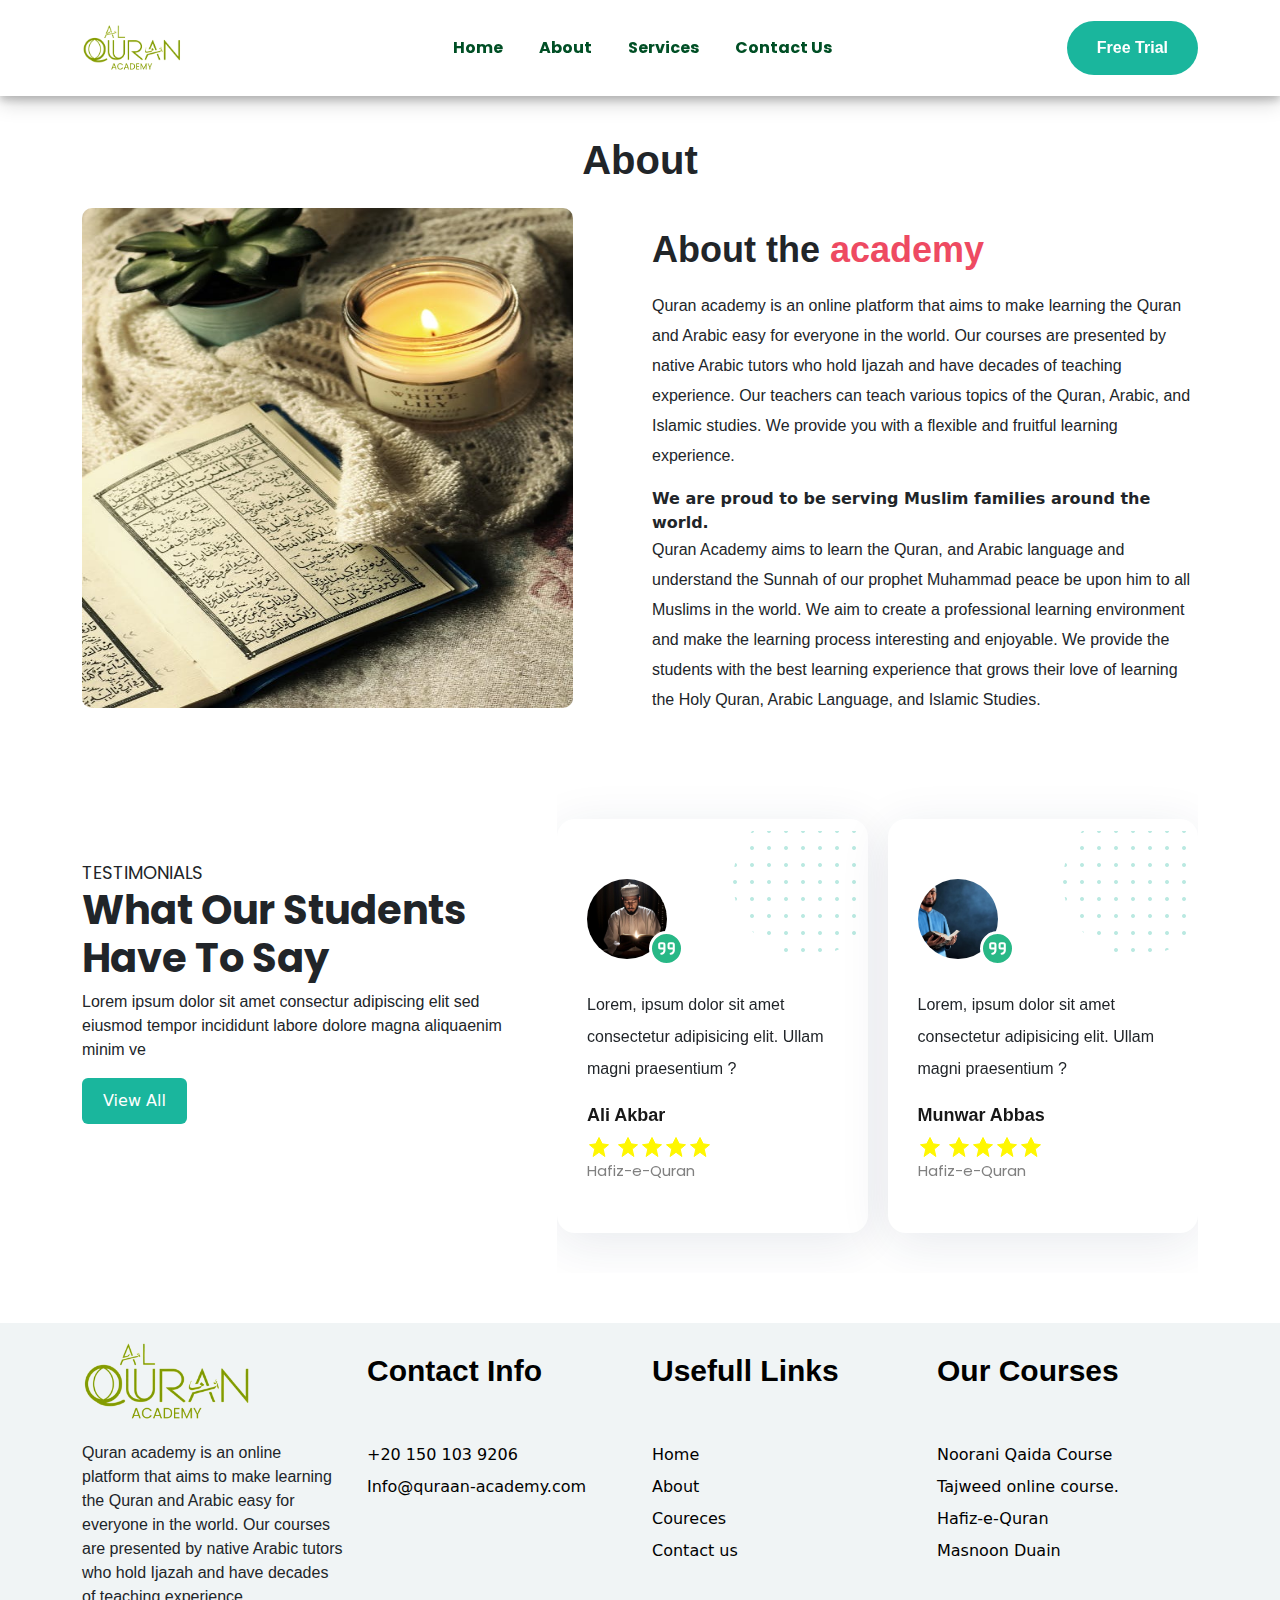
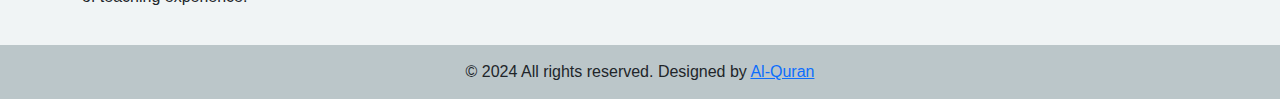
<file: about.html>
<!DOCTYPE html>
<html lang="en">
<head>
    <meta charset="UTF-8">
    <meta name="viewport" content="width=device-width, initial-scale=1.0">
    <title>Qruaan</title>
    <link rel="stylesheet" href="style.css">
    <link rel="stylesheet" href="https://cdn.jsdelivr.net/npm/bootstrap@5.3.3/dist/css/bootstrap.min.css">
    <link rel="stylesheet" href="https://cdnjs.cloudflare.com/ajax/libs/font-awesome/6.6.0/css/all.min.css"
        integrity="sha512-Kc323vGBEqzTmouAECnVceyQqyqdsSiqLQISBL29aUW4U/M7pSPA/gEUZQqv1cwx4OnYxTxve5UMg5GT6L4JJg=="
        crossorigin="anonymous" referrerpolicy="no-referrer" />
</head>
<body>
    <nav class="navbar navbar-expand-lg ">
        <div class="container">
            <a class="navbar-brand" href="index.html"><img src="./images/Heading (1).png" alt="logo"  width="100px"
                    height="70px"></a>
            <button class="navbar-toggler" type="button" data-bs-toggle="collapse"
                data-bs-target="#navbarSupportedContent" aria-controls="navbarSupportedContent" aria-expanded="false"
                aria-label="Toggle navigation">
                <span class="navbar-toggler-icon"></span>
            </button>
            <div class="collapse navbar-collapse" id="navbarSupportedContent">
                <ul class="navbar-nav mx-auto mb-2 mb-lg-0">
                    <li class="nav-item">
                        <a class="nav-link active" aria-current="page" href="index.html">Home</a>
                    </li>
                    <li class="nav-item">
                        <a class="nav-link" href="about.html">About</a>
                    </li>
                    <li class="nav-item">
                        <a class="nav-link" href="services.html">Services</a>
                    </li>
                   
                    <li class="nav-item">
                        <a class="nav-link " href="contact.html">Contact Us</a>
                    </li>
                </ul>
                <form class="d-flex" role="search">
                    <button class="btn btn-outline-success" type="submit">Free Trial</button>
                </form>
            </div>
        </div>
    </nav>
    <!-- about section -->
    <section class="about-page" >
        <div class="container">
            <div class="row text-center ">
                <div class="col-lg-12">
                    <div class="about-head">
                    <h2>About</h2>
                </div>
            </div>
            </div>
        </div>
        <div class="container">
            <div class="row mt-3">
                <div class="col-lg-6">
                    <div class="about-img">
                        <img src="./images/pexels-photo-3074209.jpeg" alt="" width="90%" height="500px">
                    </div>
                </div>
                <div class="col-lg-6">
                    <div class="about-h">
                        
                        <h3>About the <span>academy</span></h3>
                    </div>
                    <div class="about-p">
                        <p>Quran academy is an online platform that aims to make learning the Quran and Arabic easy for
                            everyone in the world. Our courses are presented by native Arabic tutors who hold Ijazah and
                            have decades of teaching experience. Our teachers can teach various topics of the Quran,
                            Arabic, and Islamic studies. We provide you with a flexible and fruitful learning
                            experience.</p>
                        <b>We are proud to be serving Muslim families around the world.</b>
                        <p>Quran Academy aims to learn the Quran, and Arabic language and understand the Sunnah of our
                            prophet Muhammad peace be upon him to all Muslims in the world.

                            We aim to create a professional learning environment and make the learning process
                            interesting and enjoyable. We provide the students with the best learning experience that
                            grows their love of learning the Holy Quran, Arabic Language, and Islamic Studies.</p>
                    </div>
                    
                </div>
            </div>
    </section> 
     <!-- sectiontestinomial -->
    <section class="TESTIMONIALs mt-5 ">
        <div class="container">
            <div class="row ">
                <div class="col-lg-5">
                    <div class="tt-h">
                    <span>TESTIMONIALS</span>
                    <h1>What Our Students Have To Say</h1>
                    <p>Lorem ipsum dolor sit amet consectur adipiscing elit sed eiusmod tempor incididunt labore dolore
                        magna aliquaenim minim ve</p>
                    <a href="" class="btn">View All</a>
                </div>
            </div>
                <div class="col-lg-7">
                    <div id="carouselExampleSlidesOnly" class="carousel slide" data-bs-ride="carousel">
                        <div class="carousel-inner">
                            <div class="carousel-item active">
                                <div class="box3">
                                    <div class="c-content">
                                        <img src="./images/portrait-arap-man-home-praying-koran-exuding-confidence-style-empathy-ramadam_1089234-3712.jpg" alt="" width="80px" height="80px" style="border-radius: 50%; margin-bottom: 30px; object-fit: cover;">
                                        <div class="f">
                                         <svg width="40px" height="40px" viewBox="0 0 24 24" fill="none" xmlns="http://www.w3.org/2000/svg" stroke="#212083"><g id="SVGRepo_bgCarrier" stroke-width="0"></g><g id="SVGRepo_tracerCarrier" stroke-linecap="round" stroke-linejoin="round"></g><g id="SVGRepo_iconCarrier"> <g id="Edit / Double_Quotes_R"> <path id="Vector" d="M16 17C17.6569 17 19 15.6569 19 14V12.0001M19 12.0001V8.59847C19 8.03951 19 7.7596 18.8911 7.5459C18.7952 7.35774 18.6419 7.20487 18.4537 7.10899C18.2398 7 17.9602 7 17.4001 7H15.6001C15.04 7 14.7598 7 14.5459 7.10899C14.3577 7.20487 14.2049 7.35774 14.109 7.5459C14 7.75981 14 8.04005 14 8.6001V10.4001C14 10.9602 14 11.2398 14.109 11.4537C14.2049 11.6419 14.3577 11.7952 14.5459 11.8911C14.7596 12 15.0395 12 15.5985 12L19 12.0001ZM7 17C8.65685 17 10 15.6569 10 14L10 12.0001M10 12.0001V8.59846C10 8.0395 10 7.7596 9.89111 7.5459C9.79524 7.35774 9.64186 7.20487 9.4537 7.10899C9.23979 7 8.96015 7 8.4001 7H6.6001C6.04005 7 5.75981 7 5.5459 7.10899C5.35774 7.20487 5.20487 7.35774 5.10899 7.5459C5 7.75981 5 8.04005 5 8.6001V10.4001C5 10.9602 5 11.2398 5.10899 11.4537C5.20487 11.6419 5.35774 11.7952 5.5459 11.8911C5.7596 12 6.0395 12 6.59845 12L10 12.0001Z" stroke="#fff" stroke-width="2" stroke-linecap="round" stroke-linejoin="round"></path> </g> </g></svg>
                                        </div>
                                        <div class="c">
                                            <img src="./images/testimonial-1-shape-1.png" alt="">
                                        </div>

                                        <p>Lorem, ipsum dolor sit amet consectetur adipisicing elit. Ullam magni praesentium ?</p>
                                        <h3>Ali Akbar</h3>
                                        <div class="t-icon">
                                            <svg fill="#fff700" width="24px" height="24px" viewBox="0 0 24 24" xmlns="http://www.w3.org/2000/svg" stroke="#fff700"><g id="SVGRepo_bgCarrier" stroke-width="0"></g><g id="SVGRepo_tracerCarrier" stroke-linecap="round" stroke-linejoin="round"></g><g id="SVGRepo_iconCarrier"><path d="M21.5,9.757l-5.278,4.354L17.871,21.5,12,17.278,6.129,21.5l1.649-7.389L2.5,9.757l6.333-.924L12,2.5l3.167,6.333Z"></path></g></svg>
                                            <svg fill="#fff700" width="24px" height="24px" viewBox="0 0 24 24" xmlns="http://www.w3.org/2000/svg" stroke="#fff700"><g id="SVGRepo_bgCarrier" stroke-width="0"></g><g id="SVGRepo_tracerCarrier" stroke-linecap="round" stroke-linejoin="round"></g><g id="SVGRepo_iconCarrier"><path d="M21.5,9.757l-5.278,4.354L17.871,21.5,12,17.278,6.129,21.5l1.649-7.389L2.5,9.757l6.333-.924L12,2.5l3.167,6.333Z"></path></g></svg><svg fill="#fff700" width="24px" height="24px" viewBox="0 0 24 24" xmlns="http://www.w3.org/2000/svg" stroke="#fff700"><g id="SVGRepo_bgCarrier" stroke-width="0"></g><g id="SVGRepo_tracerCarrier" stroke-linecap="round" stroke-linejoin="round"></g><g id="SVGRepo_iconCarrier"><path d="M21.5,9.757l-5.278,4.354L17.871,21.5,12,17.278,6.129,21.5l1.649-7.389L2.5,9.757l6.333-.924L12,2.5l3.167,6.333Z"></path></g></svg><svg fill="#fff700" width="24px" height="24px" viewBox="0 0 24 24" xmlns="http://www.w3.org/2000/svg" stroke="#fff700"><g id="SVGRepo_bgCarrier" stroke-width="0"></g><g id="SVGRepo_tracerCarrier" stroke-linecap="round" stroke-linejoin="round"></g><g id="SVGRepo_iconCarrier"><path d="M21.5,9.757l-5.278,4.354L17.871,21.5,12,17.278,6.129,21.5l1.649-7.389L2.5,9.757l6.333-.924L12,2.5l3.167,6.333Z"></path></g></svg><svg fill="#fff700" width="24px" height="24px" viewBox="0 0 24 24" xmlns="http://www.w3.org/2000/svg" stroke="#fff700"><g id="SVGRepo_bgCarrier" stroke-width="0"></g><g id="SVGRepo_tracerCarrier" stroke-linecap="round" stroke-linejoin="round"></g><g id="SVGRepo_iconCarrier"><path d="M21.5,9.757l-5.278,4.354L17.871,21.5,12,17.278,6.129,21.5l1.649-7.389L2.5,9.757l6.333-.924L12,2.5l3.167,6.333Z"></path></g></svg>
                                        </div>
                                        <span>Hafiz-e-Quran</span>
                                    </div>
                                    <div class="c-content">
                                        <img src="./images/portrait-handsome-young-asian-muslim-man-with-beard-holding-holy-book-quran-smiling-isolated_1024307-4724.jpg" alt="" width="80px" height="80px" style="border-radius: 50%; margin-bottom: 30px;object-fit: cover;">
                                        <div class="f">
                                            <svg width="40px" height="40px" viewBox="0 0 24 24" fill="none" xmlns="http://www.w3.org/2000/svg" stroke="#212083"><g id="SVGRepo_bgCarrier" stroke-width="0"></g><g id="SVGRepo_tracerCarrier" stroke-linecap="round" stroke-linejoin="round"></g><g id="SVGRepo_iconCarrier"> <g id="Edit / Double_Quotes_R"> <path id="Vector" d="M16 17C17.6569 17 19 15.6569 19 14V12.0001M19 12.0001V8.59847C19 8.03951 19 7.7596 18.8911 7.5459C18.7952 7.35774 18.6419 7.20487 18.4537 7.10899C18.2398 7 17.9602 7 17.4001 7H15.6001C15.04 7 14.7598 7 14.5459 7.10899C14.3577 7.20487 14.2049 7.35774 14.109 7.5459C14 7.75981 14 8.04005 14 8.6001V10.4001C14 10.9602 14 11.2398 14.109 11.4537C14.2049 11.6419 14.3577 11.7952 14.5459 11.8911C14.7596 12 15.0395 12 15.5985 12L19 12.0001ZM7 17C8.65685 17 10 15.6569 10 14L10 12.0001M10 12.0001V8.59846C10 8.0395 10 7.7596 9.89111 7.5459C9.79524 7.35774 9.64186 7.20487 9.4537 7.10899C9.23979 7 8.96015 7 8.4001 7H6.6001C6.04005 7 5.75981 7 5.5459 7.10899C5.35774 7.20487 5.20487 7.35774 5.10899 7.5459C5 7.75981 5 8.04005 5 8.6001V10.4001C5 10.9602 5 11.2398 5.10899 11.4537C5.20487 11.6419 5.35774 11.7952 5.5459 11.8911C5.7596 12 6.0395 12 6.59845 12L10 12.0001Z" stroke="#fff" stroke-width="2" stroke-linecap="round" stroke-linejoin="round"></path> </g> </g></svg>
                                        </div>
                                        <div class="c">
                                            <img src="./images/testimonial-1-shape-1.png" alt="">
                                        </div>
                                        <p>Lorem, ipsum dolor sit amet consectetur adipisicing elit. Ullam magni praesentium ?</p>
                                        <h3>Munwar Abbas</h3>
                                        <div class="t-icon">
                                            <svg fill="#fff700" width="24px" height="24px" viewBox="0 0 24 24" xmlns="http://www.w3.org/2000/svg" stroke="#fff700"><g id="SVGRepo_bgCarrier" stroke-width="0"></g><g id="SVGRepo_tracerCarrier" stroke-linecap="round" stroke-linejoin="round"></g><g id="SVGRepo_iconCarrier"><path d="M21.5,9.757l-5.278,4.354L17.871,21.5,12,17.278,6.129,21.5l1.649-7.389L2.5,9.757l6.333-.924L12,2.5l3.167,6.333Z"></path></g></svg>
                                            <svg fill="#fff700" width="24px" height="24px" viewBox="0 0 24 24" xmlns="http://www.w3.org/2000/svg" stroke="#fff700"><g id="SVGRepo_bgCarrier" stroke-width="0"></g><g id="SVGRepo_tracerCarrier" stroke-linecap="round" stroke-linejoin="round"></g><g id="SVGRepo_iconCarrier"><path d="M21.5,9.757l-5.278,4.354L17.871,21.5,12,17.278,6.129,21.5l1.649-7.389L2.5,9.757l6.333-.924L12,2.5l3.167,6.333Z"></path></g></svg><svg fill="#fff700" width="24px" height="24px" viewBox="0 0 24 24" xmlns="http://www.w3.org/2000/svg" stroke="#fff700"><g id="SVGRepo_bgCarrier" stroke-width="0"></g><g id="SVGRepo_tracerCarrier" stroke-linecap="round" stroke-linejoin="round"></g><g id="SVGRepo_iconCarrier"><path d="M21.5,9.757l-5.278,4.354L17.871,21.5,12,17.278,6.129,21.5l1.649-7.389L2.5,9.757l6.333-.924L12,2.5l3.167,6.333Z"></path></g></svg><svg fill="#fff700" width="24px" height="24px" viewBox="0 0 24 24" xmlns="http://www.w3.org/2000/svg" stroke="#fff700"><g id="SVGRepo_bgCarrier" stroke-width="0"></g><g id="SVGRepo_tracerCarrier" stroke-linecap="round" stroke-linejoin="round"></g><g id="SVGRepo_iconCarrier"><path d="M21.5,9.757l-5.278,4.354L17.871,21.5,12,17.278,6.129,21.5l1.649-7.389L2.5,9.757l6.333-.924L12,2.5l3.167,6.333Z"></path></g></svg><svg fill="#fff700" width="24px" height="24px" viewBox="0 0 24 24" xmlns="http://www.w3.org/2000/svg" stroke="#fff700"><g id="SVGRepo_bgCarrier" stroke-width="0"></g><g id="SVGRepo_tracerCarrier" stroke-linecap="round" stroke-linejoin="round"></g><g id="SVGRepo_iconCarrier"><path d="M21.5,9.757l-5.278,4.354L17.871,21.5,12,17.278,6.129,21.5l1.649-7.389L2.5,9.757l6.333-.924L12,2.5l3.167,6.333Z"></path></g></svg>
                                        </div>
                                        <span>Hafiz-e-Quran</span>
                                    </div>
                                   

                                </div>
                            </div>
                            <div class="carousel-item">
                                <div class="box3">
                                    <div class="c-content">
                                        <img src="./images/man-is-standing-front-window-with-quran-titled-man_921485-386.jpg" alt="" width="80px" height="80px" style="border-radius: 50%; margin-bottom: 30px; object-fit: cover;">
                                        <div class="f">
                                            <svg width="40px" height="40px" viewBox="0 0 24 24" fill="none" xmlns="http://www.w3.org/2000/svg" stroke="#212083"><g id="SVGRepo_bgCarrier" stroke-width="0"></g><g id="SVGRepo_tracerCarrier" stroke-linecap="round" stroke-linejoin="round"></g><g id="SVGRepo_iconCarrier"> <g id="Edit / Double_Quotes_R"> <path id="Vector" d="M16 17C17.6569 17 19 15.6569 19 14V12.0001M19 12.0001V8.59847C19 8.03951 19 7.7596 18.8911 7.5459C18.7952 7.35774 18.6419 7.20487 18.4537 7.10899C18.2398 7 17.9602 7 17.4001 7H15.6001C15.04 7 14.7598 7 14.5459 7.10899C14.3577 7.20487 14.2049 7.35774 14.109 7.5459C14 7.75981 14 8.04005 14 8.6001V10.4001C14 10.9602 14 11.2398 14.109 11.4537C14.2049 11.6419 14.3577 11.7952 14.5459 11.8911C14.7596 12 15.0395 12 15.5985 12L19 12.0001ZM7 17C8.65685 17 10 15.6569 10 14L10 12.0001M10 12.0001V8.59846C10 8.0395 10 7.7596 9.89111 7.5459C9.79524 7.35774 9.64186 7.20487 9.4537 7.10899C9.23979 7 8.96015 7 8.4001 7H6.6001C6.04005 7 5.75981 7 5.5459 7.10899C5.35774 7.20487 5.20487 7.35774 5.10899 7.5459C5 7.75981 5 8.04005 5 8.6001V10.4001C5 10.9602 5 11.2398 5.10899 11.4537C5.20487 11.6419 5.35774 11.7952 5.5459 11.8911C5.7596 12 6.0395 12 6.59845 12L10 12.0001Z" stroke="#fff" stroke-width="2" stroke-linecap="round" stroke-linejoin="round"></path> </g> </g></svg>
                                        </div>
                                        <div class="c">
                                            <img src="./images/testimonial-1-shape-1.png" alt="">
                                        </div>
                                        <p>Lorem, ipsum dolor sit amet consectetur adipisicing elit. Ullam magni praesentium ?</p>
                                        <h3>Saeed Iqbal</h3>
                                        <div class="t-icon">
                                            <svg fill="#fff700" width="24px" height="24px" viewBox="0 0 24 24" xmlns="http://www.w3.org/2000/svg" stroke="#fff700"><g id="SVGRepo_bgCarrier" stroke-width="0"></g><g id="SVGRepo_tracerCarrier" stroke-linecap="round" stroke-linejoin="round"></g><g id="SVGRepo_iconCarrier"><path d="M21.5,9.757l-5.278,4.354L17.871,21.5,12,17.278,6.129,21.5l1.649-7.389L2.5,9.757l6.333-.924L12,2.5l3.167,6.333Z"></path></g></svg>
                                            <svg fill="#fff700" width="24px" height="24px" viewBox="0 0 24 24" xmlns="http://www.w3.org/2000/svg" stroke="#fff700"><g id="SVGRepo_bgCarrier" stroke-width="0"></g><g id="SVGRepo_tracerCarrier" stroke-linecap="round" stroke-linejoin="round"></g><g id="SVGRepo_iconCarrier"><path d="M21.5,9.757l-5.278,4.354L17.871,21.5,12,17.278,6.129,21.5l1.649-7.389L2.5,9.757l6.333-.924L12,2.5l3.167,6.333Z"></path></g></svg><svg fill="#fff700" width="24px" height="24px" viewBox="0 0 24 24" xmlns="http://www.w3.org/2000/svg" stroke="#fff700"><g id="SVGRepo_bgCarrier" stroke-width="0"></g><g id="SVGRepo_tracerCarrier" stroke-linecap="round" stroke-linejoin="round"></g><g id="SVGRepo_iconCarrier"><path d="M21.5,9.757l-5.278,4.354L17.871,21.5,12,17.278,6.129,21.5l1.649-7.389L2.5,9.757l6.333-.924L12,2.5l3.167,6.333Z"></path></g></svg><svg fill="#fff700" width="24px" height="24px" viewBox="0 0 24 24" xmlns="http://www.w3.org/2000/svg" stroke="#fff700"><g id="SVGRepo_bgCarrier" stroke-width="0"></g><g id="SVGRepo_tracerCarrier" stroke-linecap="round" stroke-linejoin="round"></g><g id="SVGRepo_iconCarrier"><path d="M21.5,9.757l-5.278,4.354L17.871,21.5,12,17.278,6.129,21.5l1.649-7.389L2.5,9.757l6.333-.924L12,2.5l3.167,6.333Z"></path></g></svg><svg fill="#fff700" width="24px" height="24px" viewBox="0 0 24 24" xmlns="http://www.w3.org/2000/svg" stroke="#fff700"><g id="SVGRepo_bgCarrier" stroke-width="0"></g><g id="SVGRepo_tracerCarrier" stroke-linecap="round" stroke-linejoin="round"></g><g id="SVGRepo_iconCarrier"><path d="M21.5,9.757l-5.278,4.354L17.871,21.5,12,17.278,6.129,21.5l1.649-7.389L2.5,9.757l6.333-.924L12,2.5l3.167,6.333Z"></path></g></svg>
                                        </div>
                                        <span>Hafiz-e-Quran</span>
                                    </div>
                                    <div class="c-content">
                                        <img src="./images/ramadam-event-arabic-man-standing-with-quran-prayer-beads_23-2148444064.avif" alt="" width="80px" height="80px" style="border-radius: 50%; margin-bottom: 30px;object-fit: cover;">
                                        <div class="f">
                                            <svg width="40px" height="40px" viewBox="0 0 24 24" fill="none" xmlns="http://www.w3.org/2000/svg" stroke="#212083"><g id="SVGRepo_bgCarrier" stroke-width="0"></g><g id="SVGRepo_tracerCarrier" stroke-linecap="round" stroke-linejoin="round"></g><g id="SVGRepo_iconCarrier"> <g id="Edit / Double_Quotes_R"> <path id="Vector" d="M16 17C17.6569 17 19 15.6569 19 14V12.0001M19 12.0001V8.59847C19 8.03951 19 7.7596 18.8911 7.5459C18.7952 7.35774 18.6419 7.20487 18.4537 7.10899C18.2398 7 17.9602 7 17.4001 7H15.6001C15.04 7 14.7598 7 14.5459 7.10899C14.3577 7.20487 14.2049 7.35774 14.109 7.5459C14 7.75981 14 8.04005 14 8.6001V10.4001C14 10.9602 14 11.2398 14.109 11.4537C14.2049 11.6419 14.3577 11.7952 14.5459 11.8911C14.7596 12 15.0395 12 15.5985 12L19 12.0001ZM7 17C8.65685 17 10 15.6569 10 14L10 12.0001M10 12.0001V8.59846C10 8.0395 10 7.7596 9.89111 7.5459C9.79524 7.35774 9.64186 7.20487 9.4537 7.10899C9.23979 7 8.96015 7 8.4001 7H6.6001C6.04005 7 5.75981 7 5.5459 7.10899C5.35774 7.20487 5.20487 7.35774 5.10899 7.5459C5 7.75981 5 8.04005 5 8.6001V10.4001C5 10.9602 5 11.2398 5.10899 11.4537C5.20487 11.6419 5.35774 11.7952 5.5459 11.8911C5.7596 12 6.0395 12 6.59845 12L10 12.0001Z" stroke="#fff" stroke-width="2" stroke-linecap="round" stroke-linejoin="round"></path> </g> </g></svg>
                                        </div>
                                        <div class="c">
                                            <img src="./images/testimonial-1-shape-1.png" alt="">
                                        </div>
                                        <p>Lorem, ipsum dolor sit amet consectetur adipisicing elit. Ullam magni praesentium ?</p>
                                        <h3>Waqar Ali</h3>
                                        <div class="t-icon">
                                            <svg fill="#fff700" width="24px" height="24px" viewBox="0 0 24 24" xmlns="http://www.w3.org/2000/svg" stroke="#fff700"><g id="SVGRepo_bgCarrier" stroke-width="0"></g><g id="SVGRepo_tracerCarrier" stroke-linecap="round" stroke-linejoin="round"></g><g id="SVGRepo_iconCarrier"><path d="M21.5,9.757l-5.278,4.354L17.871,21.5,12,17.278,6.129,21.5l1.649-7.389L2.5,9.757l6.333-.924L12,2.5l3.167,6.333Z"></path></g></svg>
                                            <svg fill="#fff700" width="24px" height="24px" viewBox="0 0 24 24" xmlns="http://www.w3.org/2000/svg" stroke="#fff700"><g id="SVGRepo_bgCarrier" stroke-width="0"></g><g id="SVGRepo_tracerCarrier" stroke-linecap="round" stroke-linejoin="round"></g><g id="SVGRepo_iconCarrier"><path d="M21.5,9.757l-5.278,4.354L17.871,21.5,12,17.278,6.129,21.5l1.649-7.389L2.5,9.757l6.333-.924L12,2.5l3.167,6.333Z"></path></g></svg><svg fill="#fff700" width="24px" height="24px" viewBox="0 0 24 24" xmlns="http://www.w3.org/2000/svg" stroke="#fff700"><g id="SVGRepo_bgCarrier" stroke-width="0"></g><g id="SVGRepo_tracerCarrier" stroke-linecap="round" stroke-linejoin="round"></g><g id="SVGRepo_iconCarrier"><path d="M21.5,9.757l-5.278,4.354L17.871,21.5,12,17.278,6.129,21.5l1.649-7.389L2.5,9.757l6.333-.924L12,2.5l3.167,6.333Z"></path></g></svg><svg fill="#fff700" width="24px" height="24px" viewBox="0 0 24 24" xmlns="http://www.w3.org/2000/svg" stroke="#fff700"><g id="SVGRepo_bgCarrier" stroke-width="0"></g><g id="SVGRepo_tracerCarrier" stroke-linecap="round" stroke-linejoin="round"></g><g id="SVGRepo_iconCarrier"><path d="M21.5,9.757l-5.278,4.354L17.871,21.5,12,17.278,6.129,21.5l1.649-7.389L2.5,9.757l6.333-.924L12,2.5l3.167,6.333Z"></path></g></svg><svg fill="#fff700" width="24px" height="24px" viewBox="0 0 24 24" xmlns="http://www.w3.org/2000/svg" stroke="#fff700"><g id="SVGRepo_bgCarrier" stroke-width="0"></g><g id="SVGRepo_tracerCarrier" stroke-linecap="round" stroke-linejoin="round"></g><g id="SVGRepo_iconCarrier"><path d="M21.5,9.757l-5.278,4.354L17.871,21.5,12,17.278,6.129,21.5l1.649-7.389L2.5,9.757l6.333-.924L12,2.5l3.167,6.333Z"></path></g></svg>
                                        </div>
                                        <span>Hafiz-e-Quran</span>
                                    </div>

                                </div>
                            </div>
                            <div class="carousel-item">
                                <div class="box3">

                                    <div class="c-content">
                                        <img src="./images/ramadam-event-arabic-man-standing-with-quran-prayer-beads_23-2148444064.avif" alt="" width="80px" height="80px" style="border-radius: 50% ; margin-bottom: 30px;object-fit: cover;">
                                        <div class="f">
                                            <svg width="40px" height="40px" viewBox="0 0 24 24" fill="none" xmlns="http://www.w3.org/2000/svg" stroke="#212083"><g id="SVGRepo_bgCarrier" stroke-width="0"></g><g id="SVGRepo_tracerCarrier" stroke-linecap="round" stroke-linejoin="round"></g><g id="SVGRepo_iconCarrier"> <g id="Edit / Double_Quotes_R"> <path id="Vector" d="M16 17C17.6569 17 19 15.6569 19 14V12.0001M19 12.0001V8.59847C19 8.03951 19 7.7596 18.8911 7.5459C18.7952 7.35774 18.6419 7.20487 18.4537 7.10899C18.2398 7 17.9602 7 17.4001 7H15.6001C15.04 7 14.7598 7 14.5459 7.10899C14.3577 7.20487 14.2049 7.35774 14.109 7.5459C14 7.75981 14 8.04005 14 8.6001V10.4001C14 10.9602 14 11.2398 14.109 11.4537C14.2049 11.6419 14.3577 11.7952 14.5459 11.8911C14.7596 12 15.0395 12 15.5985 12L19 12.0001ZM7 17C8.65685 17 10 15.6569 10 14L10 12.0001M10 12.0001V8.59846C10 8.0395 10 7.7596 9.89111 7.5459C9.79524 7.35774 9.64186 7.20487 9.4537 7.10899C9.23979 7 8.96015 7 8.4001 7H6.6001C6.04005 7 5.75981 7 5.5459 7.10899C5.35774 7.20487 5.20487 7.35774 5.10899 7.5459C5 7.75981 5 8.04005 5 8.6001V10.4001C5 10.9602 5 11.2398 5.10899 11.4537C5.20487 11.6419 5.35774 11.7952 5.5459 11.8911C5.7596 12 6.0395 12 6.59845 12L10 12.0001Z" stroke="#fff" stroke-width="2" stroke-linecap="round" stroke-linejoin="round"></path> </g> </g></svg>
                                        </div>
                                        <div class="c">
                                            <img src="./images/testimonial-1-shape-1.png" alt="">
                                        </div>
                                        <p>Lorem, ipsum dolor sit amet consectetur adipisicing elit. Ullam magni praesentium ?
                                        </p>
                                        <h3>Waqas Ahmad</h3>
                                        <div class="t-icon">
                                            <svg fill="#fff700" width="24px" height="24px" viewBox="0 0 24 24" xmlns="http://www.w3.org/2000/svg" stroke="#fff700"><g id="SVGRepo_bgCarrier" stroke-width="0"></g><g id="SVGRepo_tracerCarrier" stroke-linecap="round" stroke-linejoin="round"></g><g id="SVGRepo_iconCarrier"><path d="M21.5,9.757l-5.278,4.354L17.871,21.5,12,17.278,6.129,21.5l1.649-7.389L2.5,9.757l6.333-.924L12,2.5l3.167,6.333Z"></path></g></svg>
                                            <svg fill="#fff700" width="24px" height="24px" viewBox="0 0 24 24" xmlns="http://www.w3.org/2000/svg" stroke="#fff700"><g id="SVGRepo_bgCarrier" stroke-width="0"></g><g id="SVGRepo_tracerCarrier" stroke-linecap="round" stroke-linejoin="round"></g><g id="SVGRepo_iconCarrier"><path d="M21.5,9.757l-5.278,4.354L17.871,21.5,12,17.278,6.129,21.5l1.649-7.389L2.5,9.757l6.333-.924L12,2.5l3.167,6.333Z"></path></g></svg><svg fill="#fff700" width="24px" height="24px" viewBox="0 0 24 24" xmlns="http://www.w3.org/2000/svg" stroke="#fff700"><g id="SVGRepo_bgCarrier" stroke-width="0"></g><g id="SVGRepo_tracerCarrier" stroke-linecap="round" stroke-linejoin="round"></g><g id="SVGRepo_iconCarrier"><path d="M21.5,9.757l-5.278,4.354L17.871,21.5,12,17.278,6.129,21.5l1.649-7.389L2.5,9.757l6.333-.924L12,2.5l3.167,6.333Z"></path></g></svg><svg fill="#fff700" width="24px" height="24px" viewBox="0 0 24 24" xmlns="http://www.w3.org/2000/svg" stroke="#fff700"><g id="SVGRepo_bgCarrier" stroke-width="0"></g><g id="SVGRepo_tracerCarrier" stroke-linecap="round" stroke-linejoin="round"></g><g id="SVGRepo_iconCarrier"><path d="M21.5,9.757l-5.278,4.354L17.871,21.5,12,17.278,6.129,21.5l1.649-7.389L2.5,9.757l6.333-.924L12,2.5l3.167,6.333Z"></path></g></svg><svg fill="#fff700" width="24px" height="24px" viewBox="0 0 24 24" xmlns="http://www.w3.org/2000/svg" stroke="#fff700"><g id="SVGRepo_bgCarrier" stroke-width="0"></g><g id="SVGRepo_tracerCarrier" stroke-linecap="round" stroke-linejoin="round"></g><g id="SVGRepo_iconCarrier"><path d="M21.5,9.757l-5.278,4.354L17.871,21.5,12,17.278,6.129,21.5l1.649-7.389L2.5,9.757l6.333-.924L12,2.5l3.167,6.333Z"></path></g></svg>
                                        </div>
                                        <span>Hafiz-e-Quran</span>
                                    </div>
                                    <div class="c-content">
                                        <img src="./images/muslim-man-is-reading-quran-with-mosque-landscape-background_530816-1318.jpg" alt="" width="80px" height="80px" style="border-radius: 50%; margin-bottom: 30px;">
                                        <div class="f">
                                            <svg width="40px" height="40px" viewBox="0 0 24 24" fill="none" xmlns="http://www.w3.org/2000/svg" stroke="#212083"><g id="SVGRepo_bgCarrier" stroke-width="0"></g><g id="SVGRepo_tracerCarrier" stroke-linecap="round" stroke-linejoin="round"></g><g id="SVGRepo_iconCarrier"> <g id="Edit / Double_Quotes_R"> <path id="Vector" d="M16 17C17.6569 17 19 15.6569 19 14V12.0001M19 12.0001V8.59847C19 8.03951 19 7.7596 18.8911 7.5459C18.7952 7.35774 18.6419 7.20487 18.4537 7.10899C18.2398 7 17.9602 7 17.4001 7H15.6001C15.04 7 14.7598 7 14.5459 7.10899C14.3577 7.20487 14.2049 7.35774 14.109 7.5459C14 7.75981 14 8.04005 14 8.6001V10.4001C14 10.9602 14 11.2398 14.109 11.4537C14.2049 11.6419 14.3577 11.7952 14.5459 11.8911C14.7596 12 15.0395 12 15.5985 12L19 12.0001ZM7 17C8.65685 17 10 15.6569 10 14L10 12.0001M10 12.0001V8.59846C10 8.0395 10 7.7596 9.89111 7.5459C9.79524 7.35774 9.64186 7.20487 9.4537 7.10899C9.23979 7 8.96015 7 8.4001 7H6.6001C6.04005 7 5.75981 7 5.5459 7.10899C5.35774 7.20487 5.20487 7.35774 5.10899 7.5459C5 7.75981 5 8.04005 5 8.6001V10.4001C5 10.9602 5 11.2398 5.10899 11.4537C5.20487 11.6419 5.35774 11.7952 5.5459 11.8911C5.7596 12 6.0395 12 6.59845 12L10 12.0001Z" stroke="#fff" stroke-width="2" stroke-linecap="round" stroke-linejoin="round"></path> </g> </g></svg>
                                        </div>
                                        <div class="c">
                                            <img src="./images/testimonial-1-shape-1.png" alt="">
                                        </div>
                                        <p>Lorem, ipsum dolor sit amet consectetur adipisicing elit. Ullam magni praesentium ?</p>
                                        <h3>Muhammad ali</h3>
                                        <div class="t-icon">
                                            <svg fill="#fff700" width="24px" height="24px" viewBox="0 0 24 24" xmlns="http://www.w3.org/2000/svg" stroke="#fff700"><g id="SVGRepo_bgCarrier" stroke-width="0"></g><g id="SVGRepo_tracerCarrier" stroke-linecap="round" stroke-linejoin="round"></g><g id="SVGRepo_iconCarrier"><path d="M21.5,9.757l-5.278,4.354L17.871,21.5,12,17.278,6.129,21.5l1.649-7.389L2.5,9.757l6.333-.924L12,2.5l3.167,6.333Z"></path></g></svg>
                                            <svg fill="#fff700" width="24px" height="24px" viewBox="0 0 24 24" xmlns="http://www.w3.org/2000/svg" stroke="#fff700"><g id="SVGRepo_bgCarrier" stroke-width="0"></g><g id="SVGRepo_tracerCarrier" stroke-linecap="round" stroke-linejoin="round"></g><g id="SVGRepo_iconCarrier"><path d="M21.5,9.757l-5.278,4.354L17.871,21.5,12,17.278,6.129,21.5l1.649-7.389L2.5,9.757l6.333-.924L12,2.5l3.167,6.333Z"></path></g></svg><svg fill="#fff700" width="24px" height="24px" viewBox="0 0 24 24" xmlns="http://www.w3.org/2000/svg" stroke="#fff700"><g id="SVGRepo_bgCarrier" stroke-width="0"></g><g id="SVGRepo_tracerCarrier" stroke-linecap="round" stroke-linejoin="round"></g><g id="SVGRepo_iconCarrier"><path d="M21.5,9.757l-5.278,4.354L17.871,21.5,12,17.278,6.129,21.5l1.649-7.389L2.5,9.757l6.333-.924L12,2.5l3.167,6.333Z"></path></g></svg><svg fill="#fff700" width="24px" height="24px" viewBox="0 0 24 24" xmlns="http://www.w3.org/2000/svg" stroke="#fff700"><g id="SVGRepo_bgCarrier" stroke-width="0"></g><g id="SVGRepo_tracerCarrier" stroke-linecap="round" stroke-linejoin="round"></g><g id="SVGRepo_iconCarrier"><path d="M21.5,9.757l-5.278,4.354L17.871,21.5,12,17.278,6.129,21.5l1.649-7.389L2.5,9.757l6.333-.924L12,2.5l3.167,6.333Z"></path></g></svg><svg fill="#fff700" width="24px" height="24px" viewBox="0 0 24 24" xmlns="http://www.w3.org/2000/svg" stroke="#fff700"><g id="SVGRepo_bgCarrier" stroke-width="0"></g><g id="SVGRepo_tracerCarrier" stroke-linecap="round" stroke-linejoin="round"></g><g id="SVGRepo_iconCarrier"><path d="M21.5,9.757l-5.278,4.354L17.871,21.5,12,17.278,6.129,21.5l1.649-7.389L2.5,9.757l6.333-.924L12,2.5l3.167,6.333Z"></path></g></svg>
                                        </div>
                                        <span>Hafiz-e-Quran</span>
                                    </div>
                                </div>
                            </div>
                        </div>
                    </div>
                </div>
            </div>

        </div>
    </section>
    <!-- footer -->
    <section class="footer">
        <div class="container">
            
            <div class="row">
                <div class="col-lg-3">
                    <div class="logo">
                        <img src="./images/Heading (1).png" alt="" height="auto" width="170px">
                    </div>
                    <div class="para">
                        <p>Quran academy is an online platform that aims to make learning the Quran and Arabic easy for
                            everyone in the world. Our courses are presented by native Arabic tutors who hold Ijazah and
                            have decades of teaching experience.</p>
                    </div>
                </div>
                <div class="col-lg-3">
                    <h2>Contact Info</h2>
                    <div class="unlisted">
                        <a href=""><span><i class="fa-solid fa-phone"></i></span> +20 150 103 9206</a><br>
                        <a href=""><span><i class="fa-solid fa-envelope"></i></span> Info@quraan-academy.com</a>
                    </div>
                </div>
                <div class="col-lg-3">
                    <h2>Usefull Links</h2>
                    <div class="unstyled-list">
                        <ul>
                            <li><a href="index.html">Home</a></li>
                            <li><a href="about.html">About</a></li>
                            <li><a href="services.html">Coureces</a></li>
                            <li><a href="contact.html">Contact us</a></li>
                        </ul>
                    </div>
                </div>
                <div class="col-lg-3">
                    <h2>Our Courses</h2>
                    <div class="unstyled-list">
                        <ul>
                            <li><a href="services.html">Noorani Qaida Course</a></li>
                            <li><a href="services.html">Tajweed online course.</a></li>
                            <li><a href="services.html">Hafiz-e-Quran</a></li>
                            <li><a href="services.html">Masnoon Duain</a></li>
                        </ul>
                    </div>
                </div>
            </div>
           <!-- <div class="row  ">
            <div class="col-lg-12 ">
                
                    <div class="social-icon">
                       <a href=""><i class="fa-brands fa-whatsapp w"></i></a> 
                       <a href=""><i class="fab fa-twitter x"></i></a> 
                       <a href=""><i class="fab fa-facebook-f y"></i></a> 

                    
                </div>
            </div>
           </div> -->
        </div>

    </section>
    <section class="right">
        <div class="container">
            <div class="row  text-center">
                <div class="col-lg-12">
                    <div class="copyright">
                        <p>© 2024 All rights reserved. Designed by <a href="">Al-Quran</a></p>
                    </div>
                </div>
            </div>
        </div>
    </section>
    <script src="https://cdn.jsdelivr.net/npm/bootstrap@5.3.3/dist/js/bootstrap.bundle.min.js"></script>
</body>
</html>
</file>
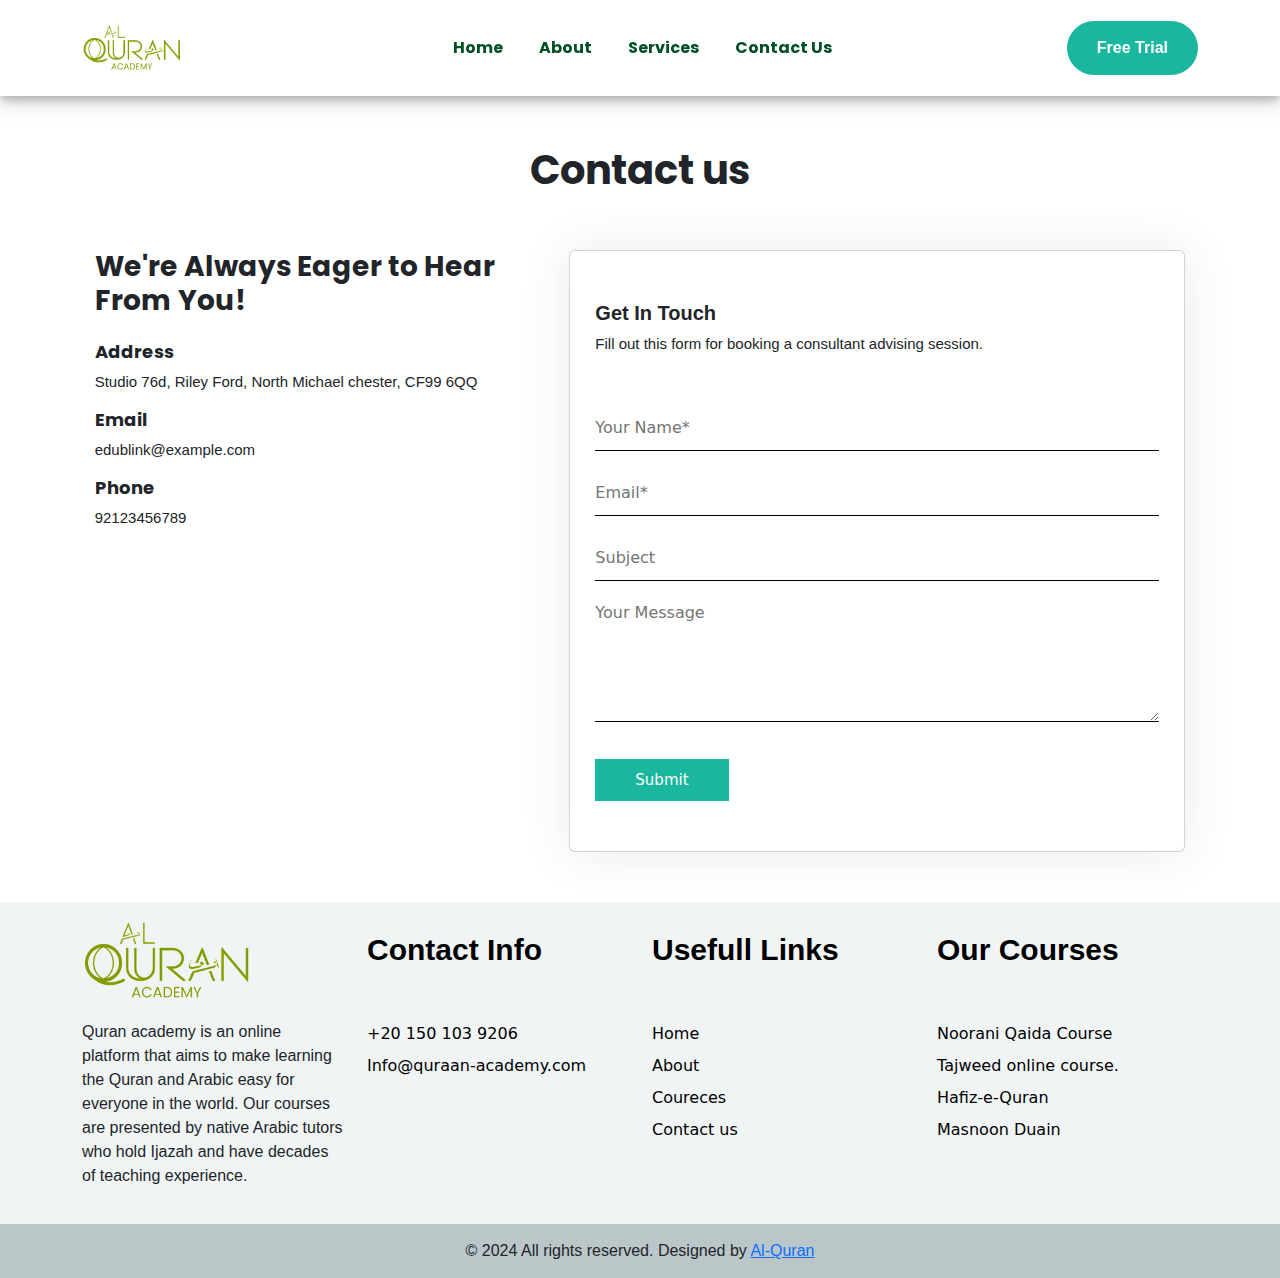
<file: contact.html>
<!DOCTYPE html>
<html lang="en">
<head>
    <meta charset="UTF-8">
    <meta name="viewport" content="width=device-width, initial-scale=1.0">
    <title>Qruaan</title>
    <link rel="stylesheet" href="style.css">
    <link rel="stylesheet" href="https://cdn.jsdelivr.net/npm/bootstrap@5.3.3/dist/css/bootstrap.min.css">
    <link rel="stylesheet" href="https://cdnjs.cloudflare.com/ajax/libs/font-awesome/6.6.0/css/all.min.css"
        integrity="sha512-Kc323vGBEqzTmouAECnVceyQqyqdsSiqLQISBL29aUW4U/M7pSPA/gEUZQqv1cwx4OnYxTxve5UMg5GT6L4JJg=="
        crossorigin="anonymous" referrerpolicy="no-referrer" />
</head>
<body>
    <nav class="navbar navbar-expand-lg ">
        <div class="container">
            <a class="navbar-brand" href="index.html"><img src="./images/Heading (1).png" alt="logo"  width="100px"
                    height="70px"></a>
            <button class="navbar-toggler" type="button" data-bs-toggle="collapse"
                data-bs-target="#navbarSupportedContent" aria-controls="navbarSupportedContent" aria-expanded="false"
                aria-label="Toggle navigation">
                <span class="navbar-toggler-icon"></span>
            </button>
            <div class="collapse navbar-collapse" id="navbarSupportedContent">
                <ul class="navbar-nav mx-auto mb-2 mb-lg-0">
                    <li class="nav-item">
                        <a class="nav-link active" aria-current="page" href="index.html">Home</a>
                    </li>
                    <li class="nav-item">
                        <a class="nav-link" href="about.html">About</a>
                    </li>
                    <li class="nav-item">
                        <a class="nav-link" href="services.html">Services</a>
                    </li>
                    
                    <li class="nav-item">
                        <a class="nav-link " href="contact.html">Contact Us</a>
                    </li>
                </ul>
                <form class="d-flex" role="search">
                    <button class="btn btn-outline-success" type="submit">Free Trial</button>
                </form>
            </div>
        </div>
    </nav>
    <!-- .contactform -->
     <div class="contact ">
     <div class="container-fluid">
        <div class="row text-center">
            <div class="col-lg-12">
                <div class="contact-h">
              <h1>Contact us</h1>
            </div>
        </div>
        </div>
        <div class="row mt-5  gap-5 justify-content-center" >
            <div class="col-lg-4">
                <div class="contact-body">
            <h2>We're Always Eager to Hear From You!</h2>
            <div class="address mt-4">
                <h2>Address</h2>
                <p>Studio 76d, Riley Ford, North Michael chester, CF99 6QQ</p>
            </div>
            <div class="address">
                <h2>Email</h2>
                <p>edublink@example.com</p>
            </div>
            <div class="address">
                <h2>Phone</h2>
                <p>92123456789</p>
            </div>
            </div>
        </div>
        <div class="col-lg-6">
            <div class="card">
                <h2>Get In Touch</h2>
                <p>Fill out this form for booking a consultant advising session.</p>
            <form action="">
                <input type="text" placeholder="Your Name*" required><br>
                <input type="text" placeholder="Email*" required><br>
                <input type="text" placeholder="Subject" required><br>
                 <textarea name="" id="" rows="5" placeholder="Your Message"></textarea>
                 <a href=""><button>Submit  <i class="fa-solid fa-arrow-right"></i></button></a>
            </form>
        </div>
        </div>
     </div>
     
</div>
</div>
<section class="footer">
    <div class="container">
        
        <div class="row">
            <div class="col-lg-3">
                <div class="logo">
                    <img src="./images/Heading (1).png" alt="" height="auto" width="170px">
                </div>
                <div class="para">
                    <p>Quran academy is an online platform that aims to make learning the Quran and Arabic easy for
                        everyone in the world. Our courses are presented by native Arabic tutors who hold Ijazah and
                        have decades of teaching experience.</p>
                </div>
            </div>
            <div class="col-lg-3">
                <h2>Contact Info</h2>
                <div class="unlisted">
                    <a href=""><span><i class="fa-solid fa-phone"></i></span> +20 150 103 9206</a><br>
                    <a href=""><span><i class="fa-solid fa-envelope"></i></span> Info@quraan-academy.com</a>
                </div>
            </div>
            <div class="col-lg-3">
                <h2>Usefull Links</h2>
                <div class="unstyled-list">
                    <ul>
                        <li><a href="index.html">Home</a></li>
                        <li><a href="about.html">About</a></li>
                        <li><a href="services.html">Coureces</a></li>
                        <li><a href="contact.html">Contact us</a></li>
                    </ul>
                </div>
            </div>
            <div class="col-lg-3">
                <h2>Our Courses</h2>
                <div class="unstyled-list">
                    <ul>
                        <li><a href="services.html">Noorani Qaida Course</a></li>
                        <li><a href="services.html">Tajweed online course.</a></li>
                        <li><a href="services.html">Hafiz-e-Quran</a></li>
                        <li><a href="services.html">Masnoon Duain</a></li>
                    </ul>
                </div>
            </div>
        </div>
       <!-- <div class="row  ">
        <div class="col-lg-12 ">
            
                <div class="social-icon">
                   <a href=""><i class="fa-brands fa-whatsapp w"></i></a> 
                   <a href=""><i class="fab fa-twitter x"></i></a> 
                   <a href=""><i class="fab fa-facebook-f y"></i></a> 

                
            </div>
        </div>
       </div> -->
    </div>

</section>
<section class="right">
    <div class="container">
        <div class="row  text-center">
            <div class="col-lg-12">
                <div class="copyright">
                    <p>© 2024 All rights reserved. Designed by <a href="">Al-Quran</a></p>
                </div>
            </div>
        </div>
    </div>
</section>
<script src="https://cdn.jsdelivr.net/npm/bootstrap@5.3.3/dist/js/bootstrap.bundle.min.js"></script>
</body>
</html>
</file>
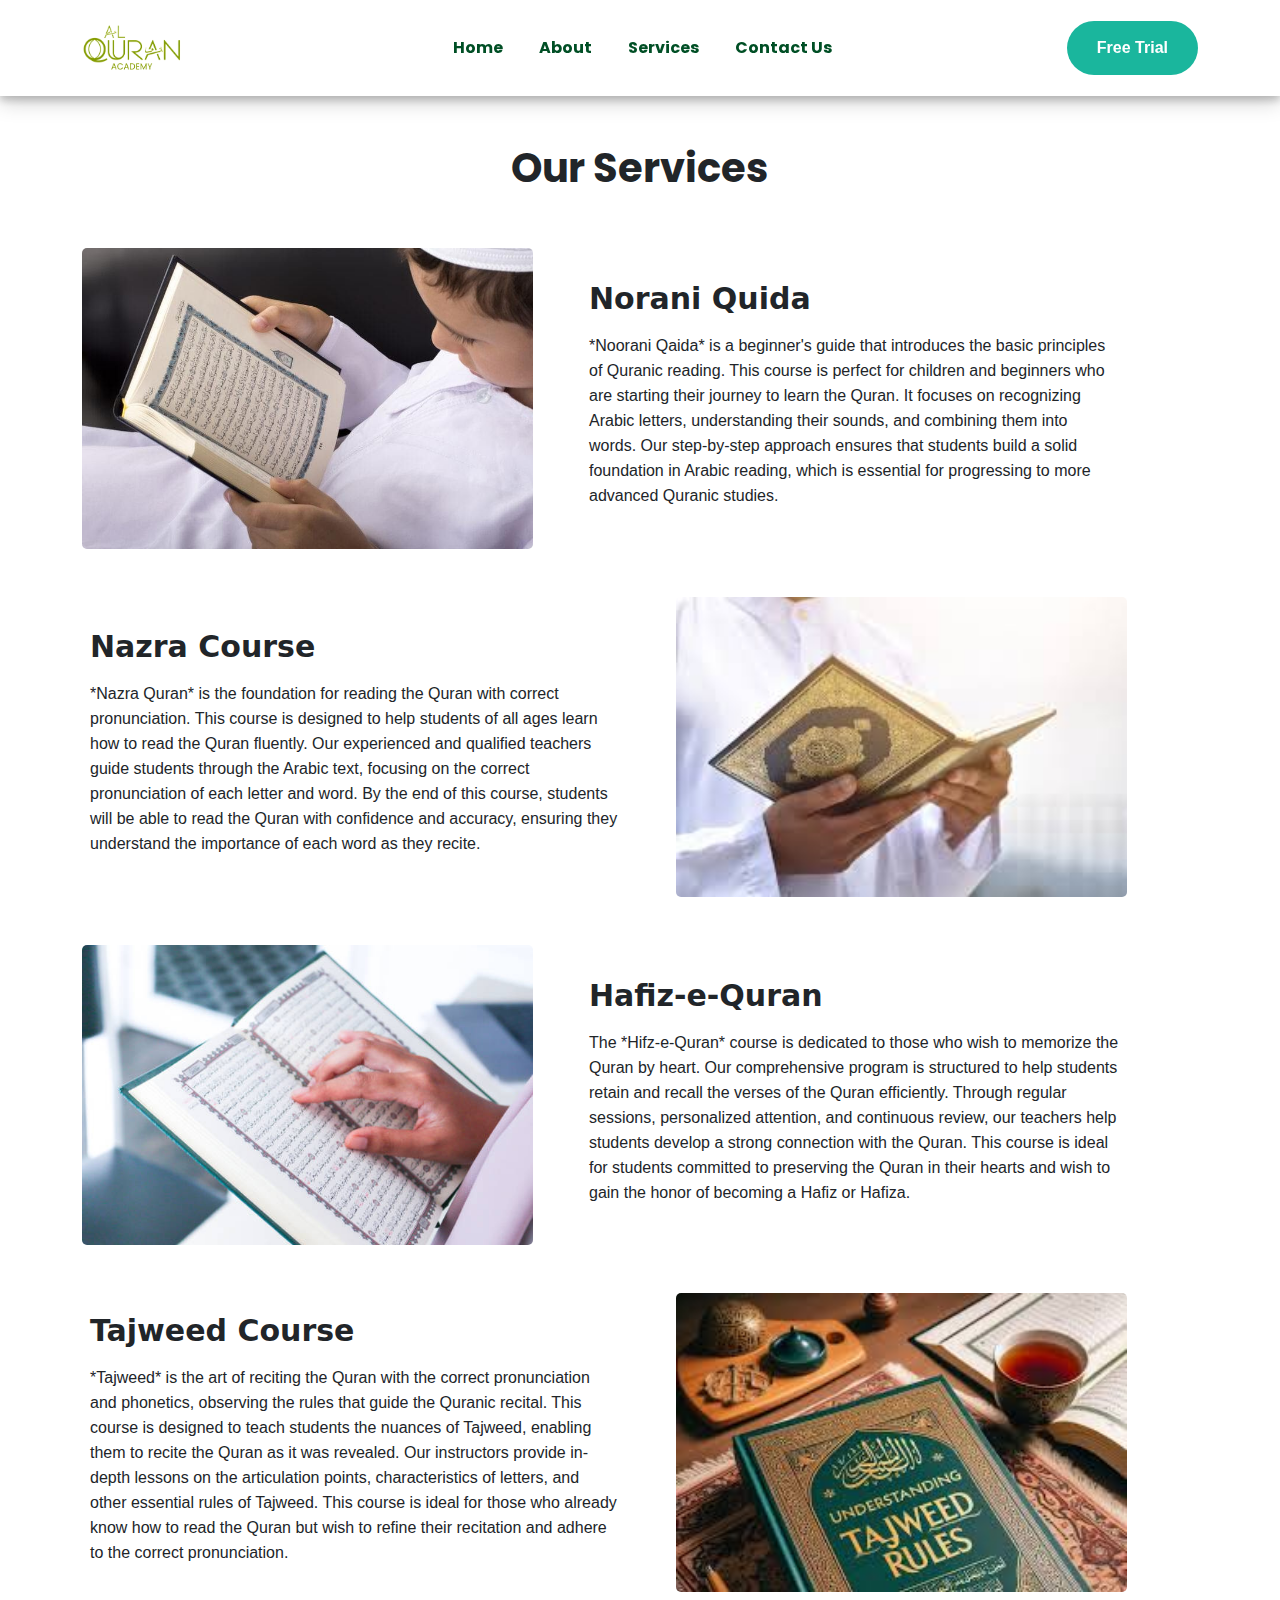
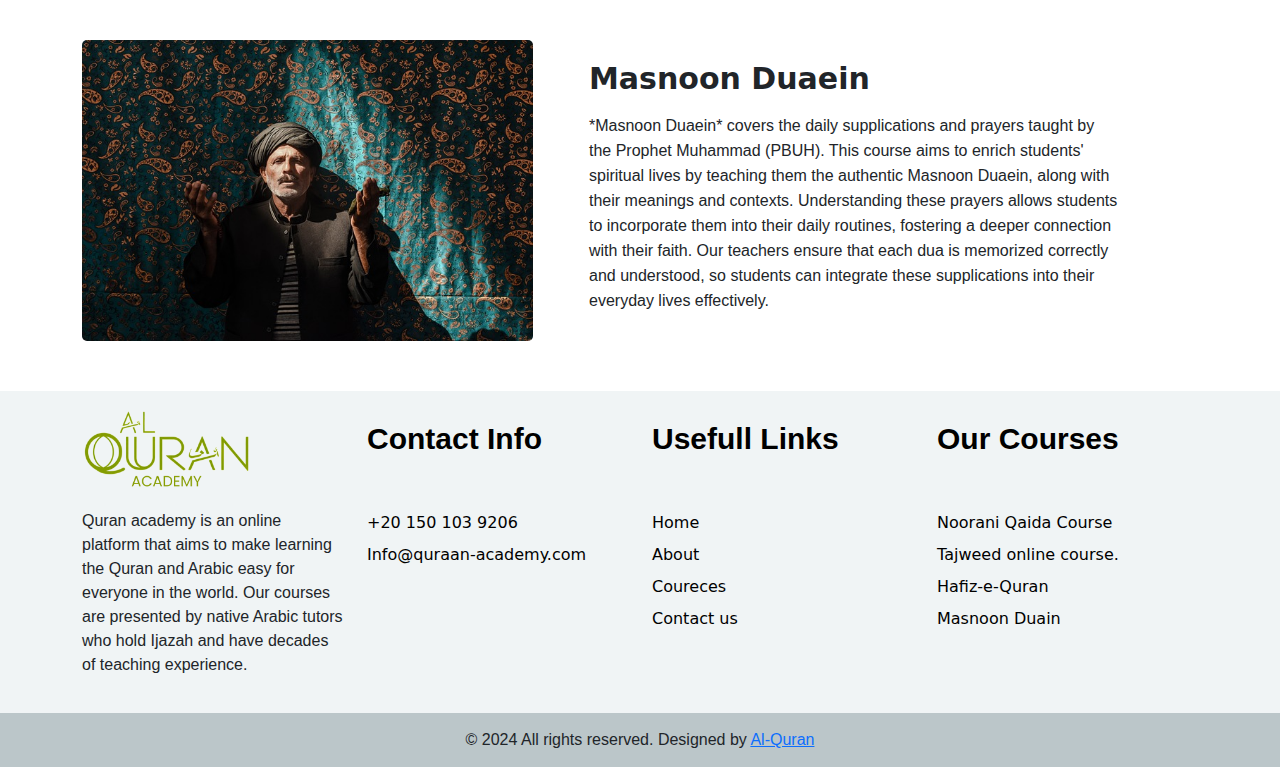
<file: services.html>
<!DOCTYPE html>
<html lang="en">
<head>
    <meta charset="UTF-8">
    <meta name="viewport" content="width=device-width, initial-scale=1.0">
    <title>Qruaan</title>
    <link rel="stylesheet" href="style.css">
    <link rel="stylesheet" href="https://cdn.jsdelivr.net/npm/bootstrap@5.3.3/dist/css/bootstrap.min.css">
    <link rel="stylesheet" href="https://cdnjs.cloudflare.com/ajax/libs/font-awesome/6.6.0/css/all.min.css"
        integrity="sha512-Kc323vGBEqzTmouAECnVceyQqyqdsSiqLQISBL29aUW4U/M7pSPA/gEUZQqv1cwx4OnYxTxve5UMg5GT6L4JJg=="
        crossorigin="anonymous" referrerpolicy="no-referrer" />
</head>
<body>
    <nav class="navbar navbar-expand-lg ">
        <div class="container">
            <a class="navbar-brand" href="index.html"><img src="./images/Heading (1).png" alt="logo"  width="100px"
                    height="70px"></a>
            <button class="navbar-toggler" type="button" data-bs-toggle="collapse"
                data-bs-target="#navbarSupportedContent" aria-controls="navbarSupportedContent" aria-expanded="false"
                aria-label="Toggle navigation">
                <span class="navbar-toggler-icon"></span>
            </button>
            <div class="collapse navbar-collapse" id="navbarSupportedContent">
                <ul class="navbar-nav mx-auto mb-2 mb-lg-0">
                    <li class="nav-item">
                        <a class="nav-link active" aria-current="page" href="index.html">Home</a>
                    </li>
                    <li class="nav-item">
                        <a class="nav-link" href="about.html">About</a>
                    </li>
                    <li class="nav-item">
                        <a class="nav-link" href="services.html">Services</a>
                    </li>
                   
                    <li class="nav-item">
                        <a class="nav-link " href="contact.html">Contact Us</a>
                    </li>
                </ul>
                <form class="d-flex" role="search">
                    <button class="btn btn-outline-success" type="submit">Free Trial</button>
                </form>
            </div>
        </div>
    </nav>
    <!-- services -->
     <div class="service-page mt-5">
        <div class="container">
            <div class="row text-center mt-5">
                <div class="col-lg-12">
                    <div class="services-page-h">
                        <h1>Our Services</h1>
                    </div>
                </div>
            </div>
            <div class="row mt-5 align-items-center gap-4">
                <div class="col-lg-5">
                    <div class="services-page-img">
                        <img src="./images/image3.jpeg" alt="" width="100%">
                    </div>
                </div>
                <div class="col-lg-6">
                    <div class="service-body">
                    <h3>Norani Quida</h3>
                    <p>*Noorani Qaida* is a beginner's guide that introduces the basic principles of Quranic reading. This course is perfect for children and beginners who are starting their journey to learn the Quran. It focuses on recognizing Arabic letters, understanding their sounds, and combining them into words. Our step-by-step approach ensures that students build a solid foundation in Arabic reading, which is essential for progressing to more advanced Quranic studies.

                    </p>
                </div>
            </div>
        </div>
            <div class="row mt-5 align-items-center gap-4">
               
                <div class="col-lg-6">
                    <div class="service-body">
                    <h3>Nazra Course</h3>
                    <p>*Nazra Quran* is the foundation for reading the Quran with correct pronunciation. This course is designed to help students of all ages learn how to read the Quran fluently. Our experienced and qualified teachers guide students through the Arabic text, focusing on the correct pronunciation of each letter and word. By the end of this course, students will be able to read the Quran with confidence and accuracy, ensuring they understand the importance of each word as they recite.


                    </p>
                </div>
            </div>
            <div class="col-lg-5">
                <div class="services-page-img">
                    <img src="./images/images (1).jpeg" alt="" width="100%">
                </div>
            </div>
        </div>
            <div class="row mt-5 align-items-center gap-4">
                <div class="col-lg-5">
                    <div class="services-page-img">
                        <img src="./images/istockphoto-1362856128-612x612.jpg" alt="" width="100%" >
                    </div>
                </div>
                <div class="col-lg-6">
                    <div class="service-body">
                    <h3>Hafiz-e-Quran</h3>
                    <p>The *Hifz-e-Quran* course is dedicated to those who wish to memorize the Quran by heart. Our comprehensive program is structured to help students retain and recall the verses of the Quran efficiently. Through regular sessions, personalized attention, and continuous review, our teachers help students develop a strong connection with the Quran. This course is ideal for students committed to preserving the Quran in their hearts and wish to gain the honor of becoming a Hafiz or Hafiza.

                    </p>
                </div>
            </div>
        </div>
            <div class="row mt-5 align-items-center gap-4">
               
                <div class="col-lg-6">
                    <div class="service-body">
                    <h3>Tajweed Course</h3>
                    <p>*Tajweed* is the art of reciting the Quran with the correct pronunciation and phonetics, observing the rules that guide the Quranic recital. This course is designed to teach students the nuances of Tajweed, enabling them to recite the Quran as it was revealed. Our instructors provide in-depth lessons on the articulation points, characteristics of letters, and other essential rules of Tajweed. This course is ideal for those who already know how to read the Quran but wish to refine their recitation and adhere to the correct pronunciation.


                    </p>
                </div>
            </div>
            <div class="col-lg-5">
                <div class="services-page-img">
                    <img src="./images/images.jpeg" alt="" width="100%">
                </div>
            </div>
        </div>
            <div class="row mt-5 align-items-center gap-4">
                <div class="col-lg-5">
                    <div class="services-page-img">
                        <img src="./images/man-6527045_640.jpg" alt="" width="100%">
                    </div>
                </div>
                <div class="col-lg-6">
                    <div class="service-body">
                    <h3>Masnoon Duaein</h3>
                    <p>*Masnoon Duaein* covers the daily supplications and prayers taught by the Prophet Muhammad (PBUH). This course aims to enrich students' spiritual lives by teaching them the authentic Masnoon Duaein, along with their meanings and contexts. Understanding these prayers allows students to incorporate them into their daily routines, fostering a deeper connection with their faith. Our teachers ensure that each dua is memorized correctly and understood, so students can integrate these supplications into their everyday lives effectively.


                    </p>
                </div>
            </div>
        </div>
     </div>
</div>
<section class="footer">
    <div class="container">
        
        <div class="row">
            <div class="col-lg-3">
                <div class="logo">
                    <img src="./images/Heading (1).png" alt="" height="auto" width="170px">
                </div>
                <div class="para">
                    <p>Quran academy is an online platform that aims to make learning the Quran and Arabic easy for
                        everyone in the world. Our courses are presented by native Arabic tutors who hold Ijazah and
                        have decades of teaching experience.</p>
                </div>
            </div>
            <div class="col-lg-3">
                <h2>Contact Info</h2>
                <div class="unlisted">
                    <a href=""><span><i class="fa-solid fa-phone"></i></span> +20 150 103 9206</a><br>
                    <a href=""><span><i class="fa-solid fa-envelope"></i></span> Info@quraan-academy.com</a>
                </div>
            </div>
            <div class="col-lg-3">
                <h2>Usefull Links</h2>
                <div class="unstyled-list">
                    <ul>
                        <li><a href="index.html">Home</a></li>
                        <li><a href="about.html">About</a></li>
                        <li><a href="services.html">Coureces</a></li>
                        <li><a href="contact.html">Contact us</a></li>
                    </ul>
                </div>
            </div>
            <div class="col-lg-3">
                <h2>Our Courses</h2>
                <div class="unstyled-list">
                    <ul>
                        <li><a href="services.html">Noorani Qaida Course</a></li>
                        <li><a href="services.html">Tajweed online course.</a></li>
                        <li><a href="services.html">Hafiz-e-Quran</a></li>
                        <li><a href="services.html">Masnoon Duain</a></li>
                    </ul>
                </div>
            </div>
        </div>
       
    </div>

</section>
<section class="right">
    <div class="container">
        <div class="row  text-center">
            <div class="col-lg-12">
                <div class="copyright">
                    <p>© 2024 All rights reserved. Designed by <a href="">Al-Quran</a></p>
                </div>
            </div>
        </div>
    </div>
</section>
<script src="https://cdn.jsdelivr.net/npm/bootstrap@5.3.3/dist/js/bootstrap.bundle.min.js"></script>
</body>
</html>
</file>
<file: style.css>
@import url('https://fonts.googleapis.com/css2?family=Poppins:ital,wght@0,100;0,200;0,300;0,400;0,500;0,600;0,700;0,800;0,900;1,100;1,200;1,300;1,400;1,500;1,600;1,700;1,800;1,900&display=swap');
@import url('https://fonts.googleapis.com/css2?family=League+Spartan:wght@100..900&display=swap');
@font-face {
    font-family: "Gilroy";
    src: url(/fonts/font\ \(1\).ttf) format('ttf');
    src: url(/fonts/font\ \(2\).ttf) format('ttf');

}
*{
    margin: 0;
    padding: 0;
    box-sizing: border-box;

}
p{
    font-family:"Gilroy",sans-serif !important ;
    color: #212529 !important;
}
body{
    font-family: "Poppins",sans-serif;
}
.navbar{
    background-color: #ffffff !important;
    position: sticky !important;
    top: 0px !important;
    z-index: 999;
    box-shadow: 0 4px 8px 0 rgba(0, 0, 0, 0.2), 0 6px 20px 0 rgba(0,0,0,0.19) !important;
  
}
.navbar-brand img{
    object-fit: contain;
    
}
.nav-item{
    margin-left: 20px !important;
    font-size: 16px;
    font-weight: 700;
    font-family: "Poppins", sans-serif !important;
}
.nav-item .nav-link{
    color: #004f25 !important;
    transition: 0.5s; 
    position: relative;
}
.nav-item .nav-link:hover{
    color: #E1AC52!important;
}
.navbar form .btn{
    padding: 15px 30px;
    border-radius: 90px;
    background-color: #1AB69d;
    color: white;
    font-size: 16px;
    font-weight: 600;
    border: none;
    font-family: "Amaranth", sans-serif !important;
}
.navbar form .btn:hover{
    background-color: #E1AC52;
    color: white;
    

}
/* hersection */
.hero-section{
    background-color: #f4f4f4f4;
    height: 90vh;
}
.hero-h h1{
    font-size: 44px;
    font-weight: 700;
    padding: 10px 0px;
    font-family: "Poppins",sans-serif !important;
}
.hero-p p{
    font-size: 16px;
    font-family: "Poppins",sans-serif;
    line-height: 25px;
    color: #181818;

}
.hero-section .btn{
    background-color:#1AB69d;
    color: white;
    padding: 10px 30px;
}
.hero-section .btn:hover{
    background-color:#E1AC52 ;
    color: white;
}
.hero-section .card-1{
   
    justify-content: center;
    align-items: center;
    background:linear-gradient(to right,  #1ab69d,#1db789, #1fb693);
  
    text-align: center;
    border-radius: 0px;
    padding: 30px ;
    
    border: none;

    border-style: solid;
    border-width: 0px 1px 0px 0px;
    border-color: #FFFFFF26;
    
    
}.hero-section .card-2{
   
    justify-content: center;
    align-items: center;
    background:linear-gradient(to right,  #20b693,#23b78f, #26b88b);
    border: none;
    
    text-align: center;
    border-radius: 0px;
  
    padding: 30px;
    

    border-style: solid;
    border-width: 0px 1px 0px 0px;
    border-color: #FFFFFF26;
    
    
}
.hero-section .card-3{
   
    justify-content: center;
    align-items: center;
    background:linear-gradient(to right,  #25b78a,#28b886, #2bb881);
   border: none;
    text-align: center;
    border-radius: 0px;
    
   
    padding: 30px;
   


    border-style: solid;
    border-width: 0px 1px 0px 0px;
    border-color: #FFFFFF26;    
    
}
.hero-section .card-4{
   
    justify-content: center;
    align-items: center;
    background:linear-gradient(to right,  #2bb882,#2eb97c, #31b978);
    border: none;
    text-align: center;
    border-radius: 0px;
   
    padding: 30px;
    
    
    /* border-style: solid;
    border-width: 0px 1px 0px 0px;
    border-color: #FFFFFF26; */
    
}

.card-img .i svg{
    font-size: 32px;
}
.card-img .h{
    margin-left: 25px;
    text-align: left;
}
.card-img .h h2{
  font-size: 21px;
  color: white;
  font-weight: 500;
  font-family: "League Spartan", sans-serif;
}
.card-img .h h3{
  font-size: 21px;
  color: white;
  font-weight: 500;
  font-family: "League Spartan", sans-serif;
}
/* about section */
.about{
    margin-top: 165px;
    background-color: #fff;
}

.about-head h2{
   font-size: 40px;
   font-weight: 700;
   font-family: "Spartan",sans-serif;
}
.about-img img{
    border-radius: 10px;
}
.about-h h4{
    color: #181818;
    font-size: 16px;
    font-family: "Poppins", sans-serif;
}
.about-h h3{
    font-size: 36px;
    font-weight: 700;
    font-family: "Spartan", sans-serif;
    margin: 20px 0px;
}
.about-h h3 span{
    color: #ee4a62;
}
.about-p p{
    font-size: 16px;
    
    line-height: 30px;
    color: #181818;
}
@media (max-width:768px) {
    .about-img img{
        width: 100%;
        margin-bottom: 20px;
    }
    .about{
        margin-top:136% !important;
    }
    
}

@media (max-width:425px) {
    .about{
        margin-top:175% !important;
    }
}

/* serveces */

.services h2{
    font-size: 50px;
    font-weight: 700;
    font-family: "Spartan",sans-serif;
    margin: 70px 0px;
    color: #181818;
}
.services .card{
    display: flex !important;
    justify-content: center;
    align-items: center;
    background-color: #f7f5f2;
    text-align: center;
    border: none;
    border-radius: 10px;
   width: 95%;
   min-height: 100%;
}

.services .card-img img{
    object-fit: contain;
    border-radius: 4px;
    width: 100%;
   
    transition: 0.7s ease;
}
.services .card-img img:hover{
    transform: scale(1.1);
   
}
.services .card .card-body{
    padding: 30px 30px 20px;
    text-align: left;
}

.services .card .card-body h3{
    font-size: 18px ;
    font-weight: 600 ;
    text-align: left;
    color: #181818;
    font-family: "Spartan", sans-serif ;
    
} 
.services .card .card-body p{
    text-align: left;
    font-size: 16px;
    color:#181818;
    line-height: 30px;
} 
.services .content h3{
    font-size: 20px;
    font-weight: 700;
    margin: 70px 0px;
   
}
.services .img img{
    transition:  2s ease;
}
.card-body .btn{
    padding: 5px 8px;
    background-color: #1AB69d;
    color: white;
    text-align: left;
    font-size: 16px;
}
.card-body .btn:hover{
    background-color: #004f25;
    color: white;
    border: none;
}
@media (max-width:425px) {
    .box3{
        display: block;
    }
    .c-content{
        margin-bottom: 10px;
    }
}

/* tstinomials */
.TESTIMONIALs{
    background-color: rgba(255, 255, 255, 0.39);
    
}
.TESTIMONIALs .tt-h{
    margin-top: 80px;
}
.TESTIMONIALs span{
    font-size: 18px;
    font-family: "Poppins",sans-serif;
    margin-bottom: 10px;
    color: #212529;
}
.TESTIMONIALs h1{
    font-size: 40px;
    font-weight: 700;
    font-family: "Poppins",sans-serif;
    color:#212529;
    /* padding: 50px 0px; */
}
.TESTIMONIALs .btn{
   font-size: 16px;
   padding: 10px 20px;
   background-color: #1AB69d;
   color: white;
   transition: 0.5s ease;
   margin-bottom: 10px;
}
.TESTIMONIALs .btn:hover{
    background-color: #ca923b;
    color: white;
}
.box3{
    min-height: auto;
    display: flex;
    justify-content: space-between;
    margin-top: 40px;
    margin-bottom: 40px;
    gap: 20px;

   }
   
   .c-content{
    width: 100%;
    background-color: #ffffff;
    height: 100% !important;
    padding: 60px 30px 50px ;
    border-radius: 18px;
    box-shadow: 0px 10px 50px 0px rgba(26, 46, 85, 0.1);
    position: relative;
   }
   .c{
    position: absolute;
    top: 12px;
    right: 12px;
   }
   .card-img img::before{
    content: "\e919";
   }
   .f svg{
  background-color: #28b886;
  padding: 2px;
  border-radius: 50%;
  position: absolute;
  top: 112px;
  left: 92px;
  width: 35px;
  height: 35px;
  border: 3px solid white;
   }
   .c-content h3{
    color: #181818;
    font-size: 18px;
    font-weight: 600;
    font-family:"Spartan",sans-serif ;
   }
   .c-content p{
    height: 100% !important;
    font-size: 16px;
    line-height: 2;
    margin-bottom: 20px;
    color: #808080;
    
   }
   .c-content span{
    color: #808080;
    font-size: 15px;
   }
.t-icon i{
  color: gold;
  margin-bottom: 6px;
}
/* footer */
.footer{
    background-color:#f0f4f5;
    color: black;
    margin-top: 50px;
    padding: 20px 0px;
}
.footer .logo{
    margin-bottom: 20px;
}
.social-icon a{
    font-size: 25px;
}
.social-icon a:nth-child(1){
    color: rgb(7, 247, 127);
}
.social-icon a:nth-child(2){
    color: black;
}
.footer h2{
    font-size: 30px;
    font-weight: 700;
    font-family: "Poppines",sans-serif;
    margin-top: 10px;
    margin-bottom: 50px !important;
    color: black;

}
.footer p{
    margin-top: 20px;
    font-size: 16px;
    font-family: "Poppins",sans-serif;
    color: black;
}
.unlisted a{
    text-decoration: none;
    color:black;
    line-height: 2;
    font-size: 16px;
    transition: 0.5s;
}
.unlisted a:hover{
    padding-left: 5px;
    color: #004f25;
}
.unstyled-list ul{
    padding-left: 0px;
    color:black;
}
.unstyled-list ul li{
    list-style: none;
    line-height: 2;
}
.unstyled-list ul li a{
    text-decoration: none;
    color: black;
    font-size: 16px;
    transition: 0.5s;
}
.unstyled-list ul li a:hover{
    padding-left:5px;
    color: #004f25;
}
.right{
    background-color: #bbc6c9;
}
.copyright{
    margin-bottom: 0px;
    padding: 15px 0px;
}
.copyright p{
    font-size: 16px;
    margin-bottom: 0px;
    
}
/* about-page */
.about-page{
    margin-top: 40px;
}

/* contact page */
.contact{
    margin-top: 50px;
}
.contact-h h1{
   font-size: 40px;
   font-weight: 700;
   font-family: "Poppins",sans-serif;
}
.contact-body h2{
    font-size: 28px;
    font-weight: 700;
    font-family: "Poppins",sans-serif;
}
.contact-body .address h2{
    font-size: 18px;
    font-family: "Poppins",sans-serif;
}

.contact-body .address p{
    font-size: 15px;
    font-weight: 500;
    font-family: "Poppins",sans-serif;
}
.contact .card{
    background-color: #ffffff;
    box-shadow: 0px 0px 50px 0px rgba(25.999999999999996, 46, 84.99999999999999, 0.1);
    padding:50px 25px;
}
.contact .card h2{
    font-size: 20px;
    font-weight: 700;
    font-family: "Spartan",sans-serif;
}
.contact .card p{
    font-size: 15px;
    font-family: "Poppins",sans-serif;
    margin-bottom: 30px;
}
.contact .card input{
    width: 100%;
    padding: 30px 0px 10px;
    border: none;
    border-bottom: 1px solid;
}
.contact .card textarea{
    width: 100%;
    margin-top: 20px;
    border: none;
    border-bottom: 1px solid;
}
.contact .card a button{
    padding: 10px 40px;
    background-color: #1ab69d;
    color: white;
    border: none;
    margin-top: 30px;
    font-size: 15px;

}
/* .services-page */
.service-page .services-page-h h1{
    font-size: 40px;
    font-weight: 700;
    font-family: "Poppins",sans-serif;
}
.services-page-img img{
    border-radius: 5px;
}
.service-page .service-body h3{
    font-size: 30px;
    padding: 8px;
    font-weight: 700;

}
.service-page .service-body p{
    font-size: 16px;
    font-family: "Gilroy",sans-serif;
    line-height: 25px;
    padding: 0px 8px;
}
</file>
